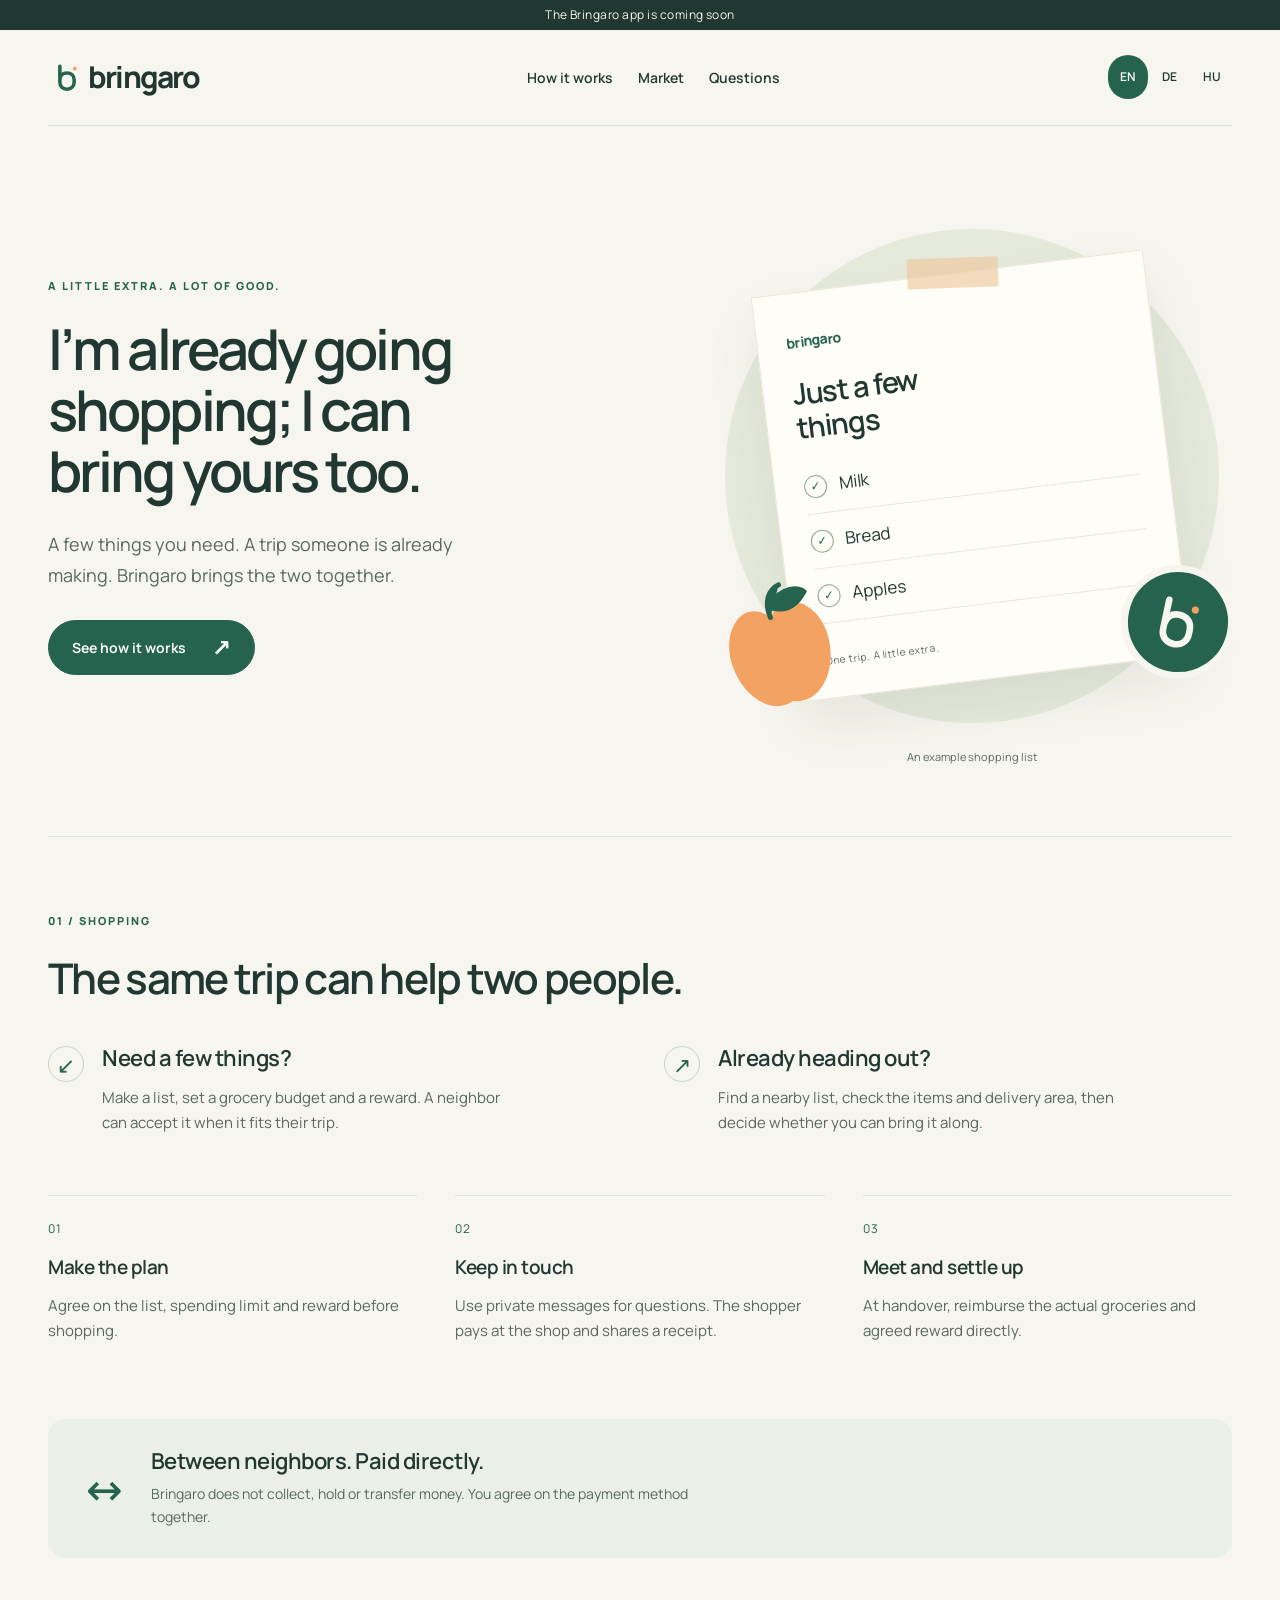
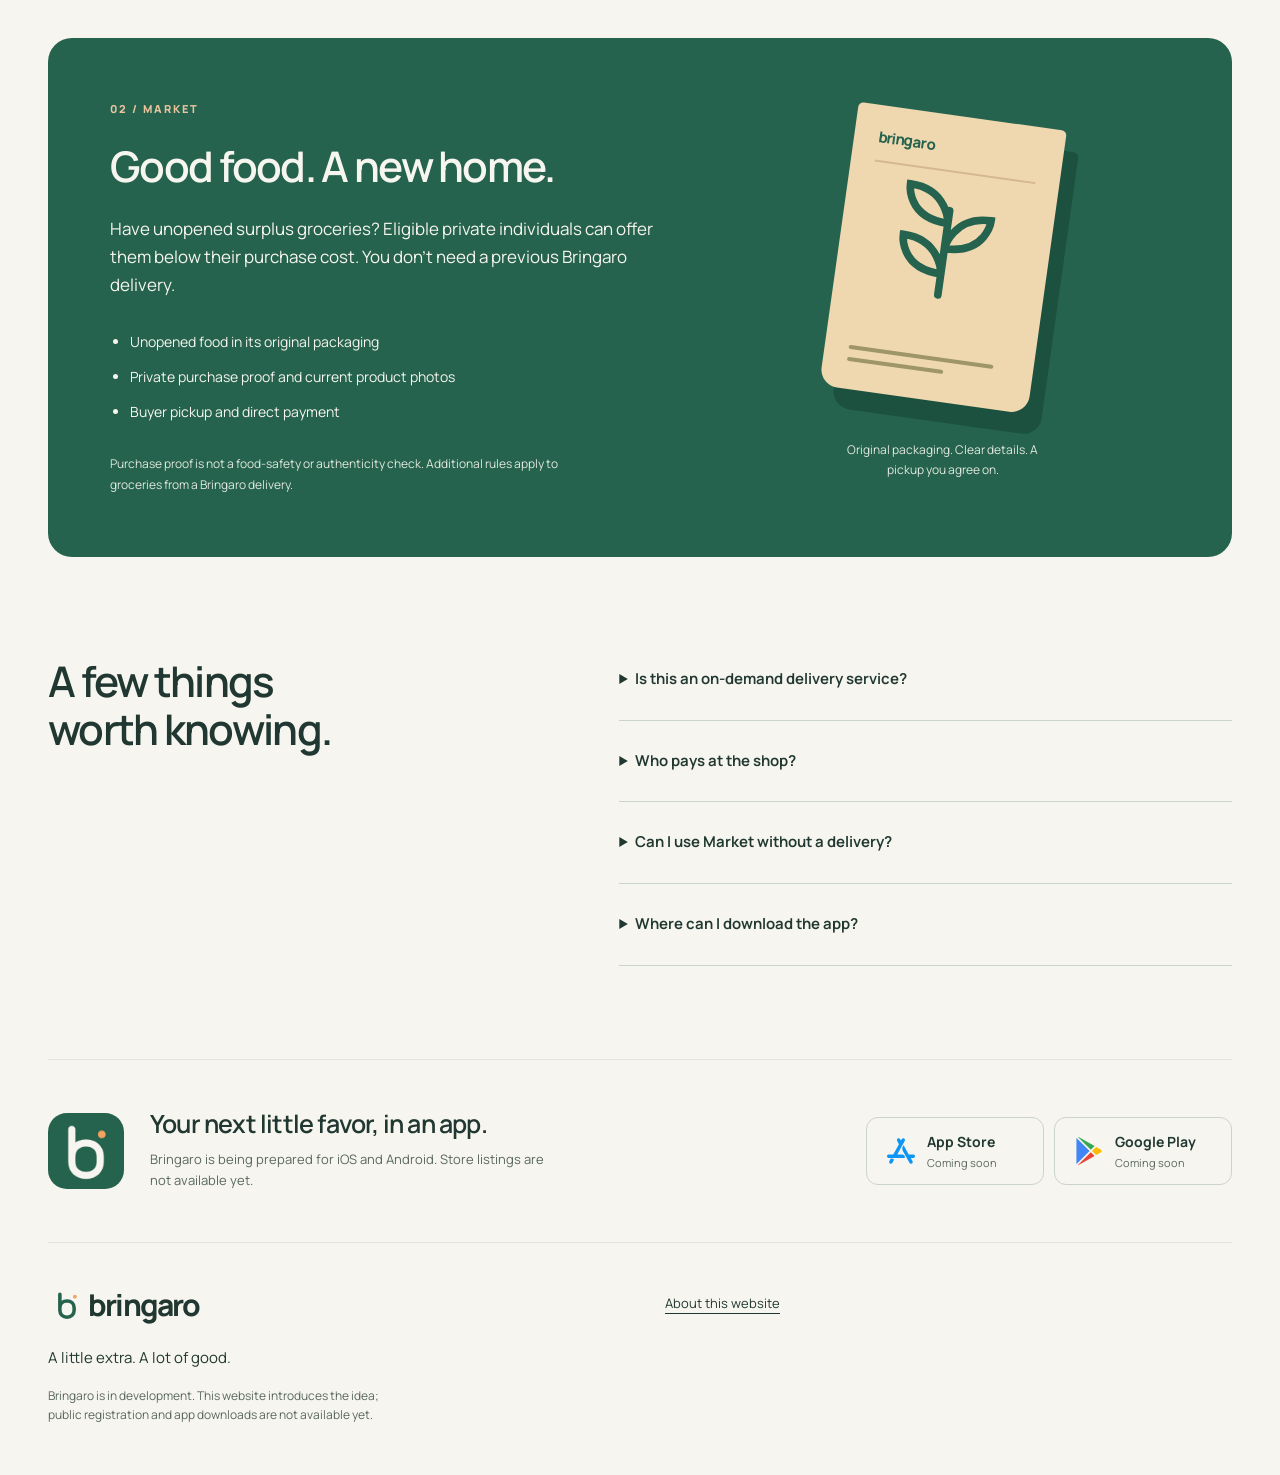
<file: index.html>
<!doctype html>
<html lang="en"><head><meta charset="utf-8"><meta name="viewport" content="width=device-width,initial-scale=1">
<title>Bringaro</title><meta name="description" content="A few things you need. A trip someone is already making. Bringaro brings the two together.">
<link rel="canonical" href="https://bringaro.com/"><link rel="alternate" hreflang="en" href="https://bringaro.com/"><link rel="alternate" hreflang="de" href="https://bringaro.com/de/"><link rel="alternate" hreflang="hu" href="https://bringaro.com/hu/"><link rel="alternate" hreflang="x-default" href="https://bringaro.com/"><meta property="og:type" content="website"><meta property="og:site_name" content="Bringaro"><meta property="og:title" content="I’m already going shopping; I can bring yours too."><meta property="og:description" content="A few things you need. A trip someone is already making. Bringaro brings the two together."><meta property="og:url" content="https://bringaro.com/"><meta property="og:image" content="https://bringaro.com/assets/apple-touch-icon.png"><meta name="twitter:card" content="summary">
<meta http-equiv="Content-Security-Policy" content="default-src 'none'; img-src 'self'; style-src 'self'; font-src 'self'; base-uri 'none'; form-action 'none'">
<link rel="icon" href="/assets/favicon.ico"><link rel="apple-touch-icon" href="/assets/apple-touch-icon.png">
<link rel="stylesheet" href="/assets/style.css?v=d5092cbb1801"></head><body><div class="preview launch-banner">The Bringaro app is coming soon</div><a class="skip" href="#main">Skip to content</a>
<header><a class="brand" href="/" aria-label="Bringaro home"><img src="/assets/mark-light.svg" alt="" width="38" height="38"><span>bringaro</span></a><nav aria-label="How it works"><a href="/#shopping">How it works</a><a href="/#market">Market</a><a href="/#questions">Questions</a></nav><nav class="languages" aria-label="Language / Sprache / Nyelv"><a href="/" lang="en" hreflang="en" aria-label="English" aria-current="true">EN</a><a href="/de/" lang="de" hreflang="de" aria-label="Deutsch">DE</a><a href="/hu/" lang="hu" hreflang="hu" aria-label="Magyar">HU</a></nav></header>
<main id="main" tabindex="-1"><section class="hero">
<div class="hero-copy"><p class="eyebrow">A LITTLE EXTRA. A LOT OF GOOD.</p><h1>I’m already going shopping; I can bring yours too.</h1><p class="lead">A few things you need. A trip someone is already making. Bringaro brings the two together.</p>
<a class="button" href="#shopping">See how it works<span aria-hidden="true">↗</span></a></div>
<figure class="illustration"><div class="orbit" aria-hidden="true"></div><div class="paper" aria-hidden="true"><span class="paper-brand">bringaro</span><h2>Just a few things</h2><ul><li><span class="check">✓</span>Milk</li><li><span class="check">✓</span>Bread</li><li><span class="check">✓</span>Apples</li></ul><p>One trip. A little extra.</p></div>
<svg class="fruit" aria-hidden="true" viewBox="0 0 180 180"><path d="M88 45C61 11 24 47 28 91c3 41 33 71 60 60 31 12 60-20 62-60 4-44-34-78-62-46" fill="#F4A261"/><path d="M88 45C85 26 93 12 108 9M89 32C111 10 133 19 136 25c-18 19-34 16-47 7" fill="#25634E" stroke="#25634E" stroke-width="6" stroke-linecap="round"/></svg>
<div class="brand-stamp" aria-hidden="true"><img src="/assets/mark-dark.svg" alt="" width="70" height="70"></div><figcaption>An example shopping list</figcaption></figure></section>
<section id="shopping" class="shopping section"><p class="eyebrow">01 / SHOPPING</p><h2>The same trip can help two people.</h2><div class="two-ways"><article><span aria-hidden="true">↙</span><h3>Need a few things?</h3><p>Make a list, set a grocery budget and a reward. A neighbor can accept it when it fits their trip.</p></article><article><span aria-hidden="true">↗</span><h3>Already heading out?</h3><p>Find a nearby list, check the items and delivery area, then decide whether you can bring it along.</p></article></div><ol class="steps"><li><span class="step-number">01</span><h3>Make the plan</h3><p>Agree on the list, spending limit and reward before shopping.</p></li><li><span class="step-number">02</span><h3>Keep in touch</h3><p>Use private messages for questions. The shopper pays at the shop and shares a receipt.</p></li><li><span class="step-number">03</span><h3>Meet and settle up</h3><p>At handover, reimburse the actual groceries and agreed reward directly.</p></li></ol></section>
<aside class="payment"><span class="payment-symbol" aria-hidden="true">↔</span><div><h2>Between neighbors. Paid directly.</h2><p>Bringaro does not collect, hold or transfer money. You agree on the payment method together.</p></div></aside>
<section id="market" class="market section"><div><p class="eyebrow">02 / MARKET</p><h2>Good food. A new home.</h2><p class="market-intro">Have unopened surplus groceries? Eligible private individuals can offer them below their purchase cost. You don’t need a previous Bringaro delivery.</p><ul><li>Unopened food in its original packaging</li><li>Private purchase proof and current product photos</li><li>Buyer pickup and direct payment</li></ul><p class="market-note">Purchase proof is not a food-safety or authenticity check. Additional rules apply to groceries from a Bringaro delivery.</p></div><div class="market-art" aria-hidden="true"><div class="package"><span>bringaro</span><svg viewBox="0 0 160 200"><path d="M80 145V45M80 60C30 60 30 20 30 20c45 0 50 40 50 40M80 90c50 0 50-40 50-40-45 0-50 40-50 40M80 120c-50 0-50-40-50-40 45 0 50 40 50 40" fill="none" stroke="#25634E" stroke-width="9" stroke-linecap="round"/></svg><div class="package-rule"></div><div class="package-rule short"></div></div><p>Original packaging. Clear details. A pickup you agree on.</p></div></section>
<section id="questions" class="questions section"><h2>A few things worth knowing.</h2><div><details><summary>Is this an on-demand delivery service?</summary><p>Bringaro is built around trips people are already making. A match or delivery time is not guaranteed.</p></details><details><summary>Who pays at the shop?</summary><p>The shopper pays first. At handover, the customer reimburses the actual grocery cost plus the agreed reward. Bringaro does not process that payment.</p></details><details><summary>Can I use Market without a delivery?</summary><p>Yes. Market is designed for eligible private individuals with verified email and no active ban. Private purchase proof, current photos and below-cost pricing are required.</p></details><details><summary>Where can I download the app?</summary><p>The app is not available to download yet. We’ll add the official App Store and Google Play links here when it is ready.</p></details></div></section>
<section class="download section"><img src="/assets/icon-192.png" alt="" width="76" height="76"><div><h2>Your next little favor, in an app.</h2><p>Bringaro is being prepared for iOS and Android. Store listings are not available yet.</p></div><div class="stores"><div class="store unavailable"><svg class="store-icon" width="28" height="28" viewBox="0 0 24 24" aria-hidden="true" focusable="false" xmlns="http://www.w3.org/2000/svg"><path fill="#0D96F6" d="M8.8086 14.9194l6.1107-11.0368c.0837-.1513.1682-.302.2437-.4584.0685-.142.1267-.2854.1646-.4403.0803-.3259.0588-.6656-.066-.9767-.1238-.3095-.3417-.5678-.6201-.7355a1.4175 1.4175 0 0 0-.921-.1924c-.3207.043-.6135.1935-.8443.4288-.1094.1118-.1996.2361-.2832.369-.092.1463-.175.2979-.259.4492l-.3864.6979-.3865-.6979c-.0837-.1515-.1667-.303-.2587-.4492-.0837-.1329-.1739-.2572-.2835-.369-.2305-.2353-.5233-.3857-.844-.429a1.4181 1.4181 0 0 0-.921.1926c-.2784.1677-.4964.426-.6203.7355-.1246.311-.1461.6508-.066.9767.038.155.0962.2984.1648.4403.0753.1564.1598.307.2437.4584l1.248 2.2543-4.8625 8.7825H2.0295c-.1676 0-.3351-.0007-.5026.0092-.1522.009-.3004.0284-.448.0714-.3108.0906-.5822.2798-.7783.548-.195.2665-.3006.5929-.3006.9279 0 .3352.1057.6612.3006.9277.196.2683.4675.4575.7782.548.1477.043.296.0623.4481.0715.1675.01.335.009.5026.009h13.0974c.0171-.0357.059-.1294.1-.2697.415-1.4151-.6156-2.843-2.0347-2.843zM3.113 18.5418l-.7922 1.5008c-.0818.1553-.1644.31-.2384.4705-.067.1458-.124.293-.1611.452-.0785.3346-.0576.6834.0645 1.0029.1212.3175.3346.583.607.7549.2727.172.5891.2416.9013.1975.3139-.044.6005-.1986.8263-.4402.1072-.1148.1954-.2424.2772-.3787.0902-.1503.1714-.3059.2535-.4612L6 19.4636c-.0896-.149-.9473-1.4704-2.887-.9218m20.5861-3.0056a1.4707 1.4707 0 0 0-.779-.5407c-.1476-.0425-.2961-.0616-.4483-.0705-.1678-.0099-.3352-.0091-.503-.0091H18.648l-4.3891-7.817c-.6655.7005-.9632 1.485-1.0773 2.1976-.1655 1.0333.0367 2.0934.546 3.0004l5.2741 9.3933c.084.1494.167.299.2591.4435.0837.131.1739.2537.2836.364.231.2323.5238.3809.8449.4232.3192.0424.643-.0244.9217-.1899.2784-.1653.4968-.4204.621-.7257.1246-.3072.146-.6425.0658-.9641-.0381-.1529-.0962-.2945-.165-.4346-.0753-.1543-.1598-.303-.2438-.4524l-1.216-2.1662h1.596c.1677 0 .3351.0009.5029-.009.1522-.009.3007-.028.4483-.0705a1.4707 1.4707 0 0 0 .779-.5407A1.5386 1.5386 0 0 0 24 16.452a1.539 1.539 0 0 0-.3009-.9158Z"/></svg><span class="store-copy"><strong>App Store</strong><span>Coming soon</span></span></div><div class="store unavailable"><svg class="store-icon" width="28" height="28" viewBox="0 0 24 24" aria-hidden="true" focusable="false" xmlns="http://www.w3.org/2000/svg"><path fill="#FBBC04" d="M22.018 13.298l-3.919 2.218-3.515-3.493 3.543-3.521 3.891 2.202a1.49 1.49 0 0 1 0 2.594z"/><path fill="#4285F4" d="M1.337.924a1.486 1.486 0 0 0-.112.568v21.017c0 .217.045.419.124.6l11.155-11.087L1.337.924z"/><path fill="#34A853" d="M13.544 10.989l3.258-3.238L3.45.195a1.466 1.466 0 0 0-.946-.179l11.04 10.973z"/><path fill="#EA4335" d="M13.544 13.056l-11 10.933c.298.036.612-.016.906-.183l13.324-7.54-3.23-3.21z"/></svg><span class="store-copy"><strong>Google Play</strong><span>Coming soon</span></span></div></div></section></main><footer><div><a class="brand" href="/"><img src="/assets/mark-light.svg" alt="" width="38" height="38"><span>bringaro</span></a><p>A little extra. A lot of good.</p><small>Bringaro is in development. This website introduces the idea; public registration and app downloads are not available yet.</small></div><nav aria-label="About this website"><a href="/website/">About this website</a></nav></footer></body></html>
</file>
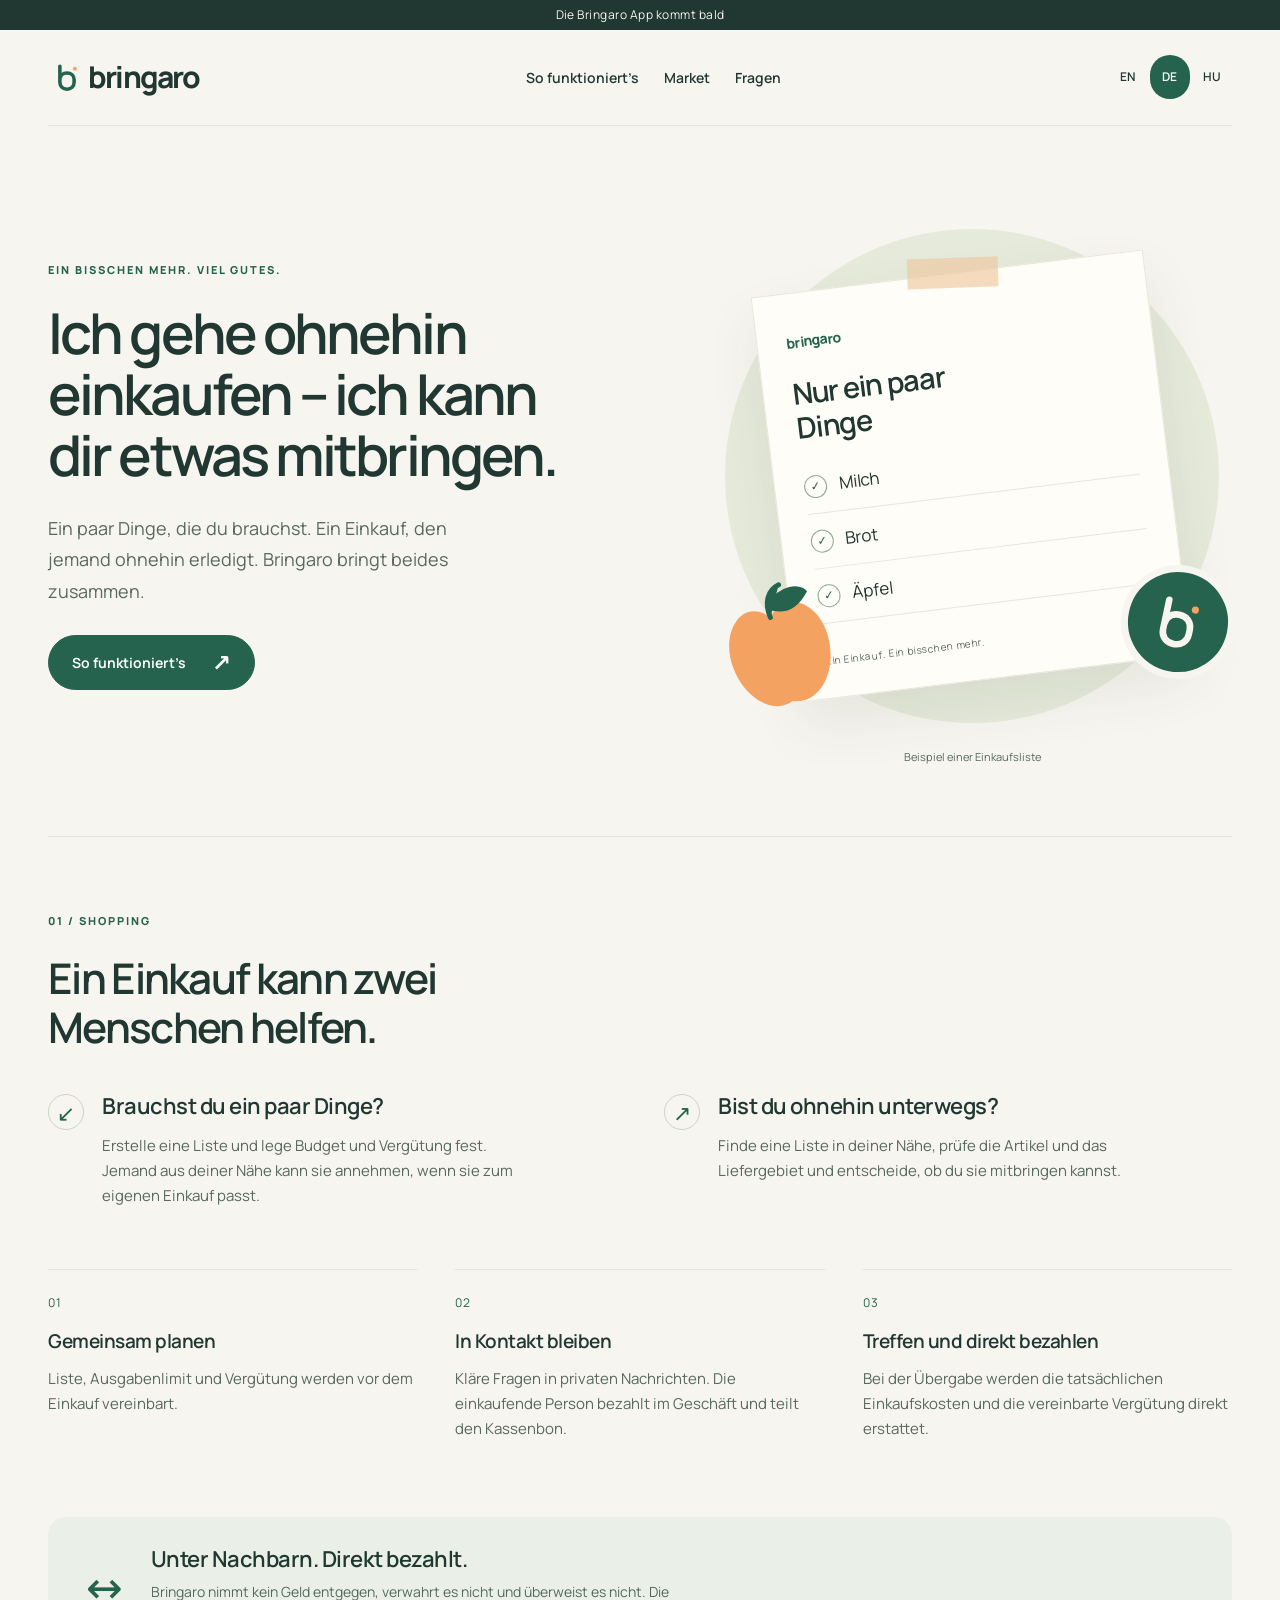
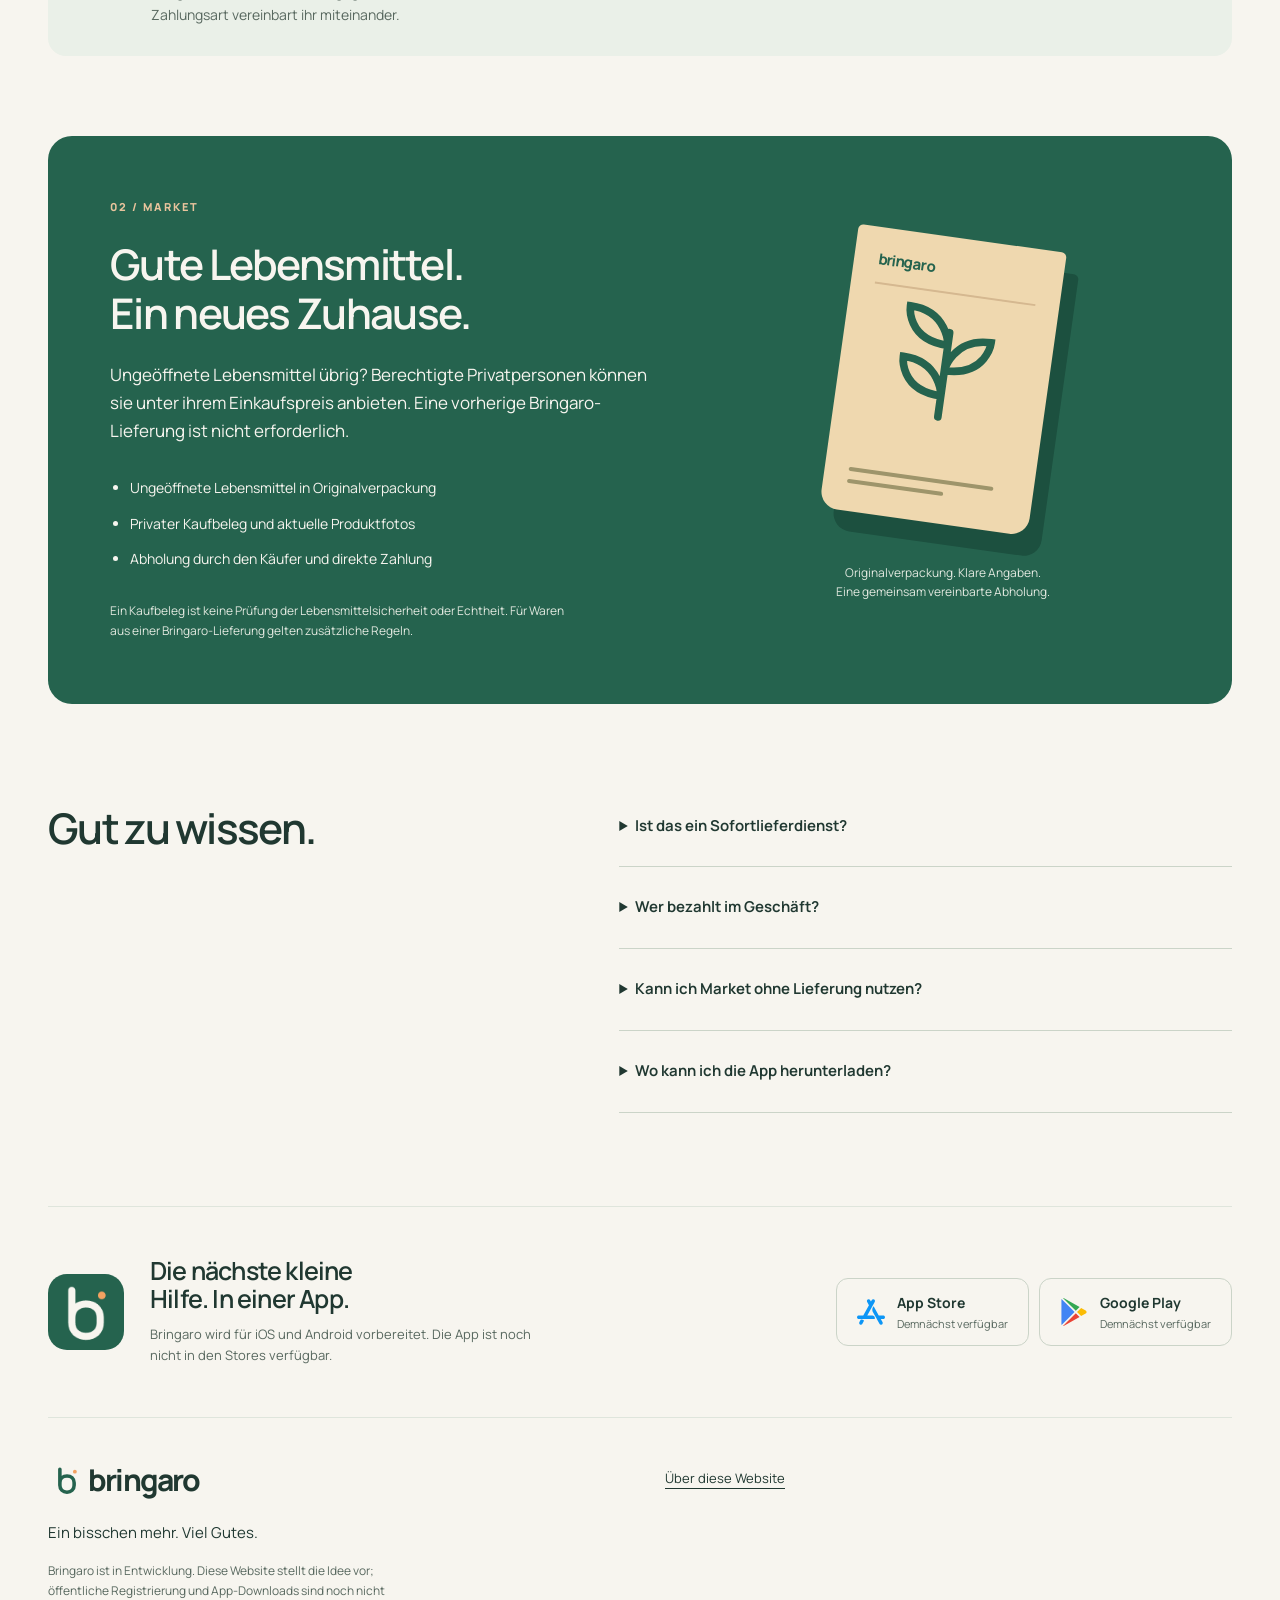
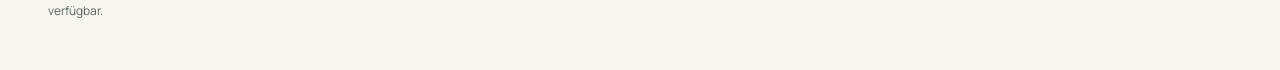
<file: de/index.html>
<!doctype html>
<html lang="de"><head><meta charset="utf-8"><meta name="viewport" content="width=device-width,initial-scale=1">
<title>Bringaro</title><meta name="description" content="Ein paar Dinge, die du brauchst. Ein Einkauf, den jemand ohnehin erledigt. Bringaro bringt beides zusammen.">
<link rel="canonical" href="https://bringaro.com/de/"><link rel="alternate" hreflang="en" href="https://bringaro.com/"><link rel="alternate" hreflang="de" href="https://bringaro.com/de/"><link rel="alternate" hreflang="hu" href="https://bringaro.com/hu/"><link rel="alternate" hreflang="x-default" href="https://bringaro.com/"><meta property="og:type" content="website"><meta property="og:site_name" content="Bringaro"><meta property="og:title" content="Ich gehe ohnehin einkaufen – ich kann dir etwas mitbringen."><meta property="og:description" content="Ein paar Dinge, die du brauchst. Ein Einkauf, den jemand ohnehin erledigt. Bringaro bringt beides zusammen."><meta property="og:url" content="https://bringaro.com/de/"><meta property="og:image" content="https://bringaro.com/assets/apple-touch-icon.png"><meta name="twitter:card" content="summary">
<meta http-equiv="Content-Security-Policy" content="default-src 'none'; img-src 'self'; style-src 'self'; font-src 'self'; base-uri 'none'; form-action 'none'">
<link rel="icon" href="/assets/favicon.ico"><link rel="apple-touch-icon" href="/assets/apple-touch-icon.png">
<link rel="stylesheet" href="/assets/style.css?v=d5092cbb1801"></head><body><div class="preview launch-banner">Die Bringaro App kommt bald</div><a class="skip" href="#main">Zum Inhalt springen</a>
<header><a class="brand" href="/de/" aria-label="Bringaro Startseite"><img src="/assets/mark-light.svg" alt="" width="38" height="38"><span>bringaro</span></a><nav aria-label="So funktioniert’s"><a href="/de/#shopping">So funktioniert’s</a><a href="/de/#market">Market</a><a href="/de/#questions">Fragen</a></nav><nav class="languages" aria-label="Language / Sprache / Nyelv"><a href="/" lang="en" hreflang="en" aria-label="English">EN</a><a href="/de/" lang="de" hreflang="de" aria-label="Deutsch" aria-current="true">DE</a><a href="/hu/" lang="hu" hreflang="hu" aria-label="Magyar">HU</a></nav></header>
<main id="main" tabindex="-1"><section class="hero">
<div class="hero-copy"><p class="eyebrow">EIN BISSCHEN MEHR. VIEL GUTES.</p><h1>Ich gehe ohnehin einkaufen – ich kann dir etwas mitbringen.</h1><p class="lead">Ein paar Dinge, die du brauchst. Ein Einkauf, den jemand ohnehin erledigt. Bringaro bringt beides zusammen.</p>
<a class="button" href="#shopping">So funktioniert’s<span aria-hidden="true">↗</span></a></div>
<figure class="illustration"><div class="orbit" aria-hidden="true"></div><div class="paper" aria-hidden="true"><span class="paper-brand">bringaro</span><h2>Nur ein paar Dinge</h2><ul><li><span class="check">✓</span>Milch</li><li><span class="check">✓</span>Brot</li><li><span class="check">✓</span>Äpfel</li></ul><p>Ein Einkauf. Ein bisschen mehr.</p></div>
<svg class="fruit" aria-hidden="true" viewBox="0 0 180 180"><path d="M88 45C61 11 24 47 28 91c3 41 33 71 60 60 31 12 60-20 62-60 4-44-34-78-62-46" fill="#F4A261"/><path d="M88 45C85 26 93 12 108 9M89 32C111 10 133 19 136 25c-18 19-34 16-47 7" fill="#25634E" stroke="#25634E" stroke-width="6" stroke-linecap="round"/></svg>
<div class="brand-stamp" aria-hidden="true"><img src="/assets/mark-dark.svg" alt="" width="70" height="70"></div><figcaption>Beispiel einer Einkaufsliste</figcaption></figure></section>
<section id="shopping" class="shopping section"><p class="eyebrow">01 / SHOPPING</p><h2>Ein Einkauf kann zwei Menschen helfen.</h2><div class="two-ways"><article><span aria-hidden="true">↙</span><h3>Brauchst du ein paar Dinge?</h3><p>Erstelle eine Liste und lege Budget und Vergütung fest. Jemand aus deiner Nähe kann sie annehmen, wenn sie zum eigenen Einkauf passt.</p></article><article><span aria-hidden="true">↗</span><h3>Bist du ohnehin unterwegs?</h3><p>Finde eine Liste in deiner Nähe, prüfe die Artikel und das Liefergebiet und entscheide, ob du sie mitbringen kannst.</p></article></div><ol class="steps"><li><span class="step-number">01</span><h3>Gemeinsam planen</h3><p>Liste, Ausgabenlimit und Vergütung werden vor dem Einkauf vereinbart.</p></li><li><span class="step-number">02</span><h3>In Kontakt bleiben</h3><p>Kläre Fragen in privaten Nachrichten. Die einkaufende Person bezahlt im Geschäft und teilt den Kassenbon.</p></li><li><span class="step-number">03</span><h3>Treffen und direkt bezahlen</h3><p>Bei der Übergabe werden die tatsächlichen Einkaufskosten und die vereinbarte Vergütung direkt erstattet.</p></li></ol></section>
<aside class="payment"><span class="payment-symbol" aria-hidden="true">↔</span><div><h2>Unter Nachbarn. Direkt bezahlt.</h2><p>Bringaro nimmt kein Geld entgegen, verwahrt es nicht und überweist es nicht. Die Zahlungsart vereinbart ihr miteinander.</p></div></aside>
<section id="market" class="market section"><div><p class="eyebrow">02 / MARKET</p><h2>Gute Lebensmittel. Ein neues Zuhause.</h2><p class="market-intro">Ungeöffnete Lebensmittel übrig? Berechtigte Privatpersonen können sie unter ihrem Einkaufspreis anbieten. Eine vorherige Bringaro-Lieferung ist nicht erforderlich.</p><ul><li>Ungeöffnete Lebensmittel in Originalverpackung</li><li>Privater Kaufbeleg und aktuelle Produktfotos</li><li>Abholung durch den Käufer und direkte Zahlung</li></ul><p class="market-note">Ein Kaufbeleg ist keine Prüfung der Lebensmittelsicherheit oder Echtheit. Für Waren aus einer Bringaro-Lieferung gelten zusätzliche Regeln.</p></div><div class="market-art" aria-hidden="true"><div class="package"><span>bringaro</span><svg viewBox="0 0 160 200"><path d="M80 145V45M80 60C30 60 30 20 30 20c45 0 50 40 50 40M80 90c50 0 50-40 50-40-45 0-50 40-50 40M80 120c-50 0-50-40-50-40 45 0 50 40 50 40" fill="none" stroke="#25634E" stroke-width="9" stroke-linecap="round"/></svg><div class="package-rule"></div><div class="package-rule short"></div></div><p>Originalverpackung. Klare Angaben. Eine gemeinsam vereinbarte Abholung.</p></div></section>
<section id="questions" class="questions section"><h2>Gut zu wissen.</h2><div><details><summary>Ist das ein Sofortlieferdienst?</summary><p>Bringaro verbindet Einkäufe, die ohnehin geplant sind. Eine Vermittlung oder Lieferzeit wird nicht garantiert.</p></details><details><summary>Wer bezahlt im Geschäft?</summary><p>Die einkaufende Person bezahlt zuerst. Bei der Übergabe werden die tatsächlichen Kosten und die vereinbarte Vergütung direkt erstattet. Bringaro wickelt die Zahlung nicht ab.</p></details><details><summary>Kann ich Market ohne Lieferung nutzen?</summary><p>Ja. Market ist für berechtigte Privatpersonen mit bestätigter E-Mail-Adresse ohne aktive Sperre gedacht. Kaufbeleg, aktuelle Fotos und ein Preis unter den Einkaufskosten sind erforderlich.</p></details><details><summary>Wo kann ich die App herunterladen?</summary><p>Die App ist noch nicht zum Download verfügbar. Sobald sie bereit ist, findest du hier die offiziellen Links zum App Store und zu Google Play.</p></details></div></section>
<section class="download section"><img src="/assets/icon-192.png" alt="" width="76" height="76"><div><h2>Die nächste kleine Hilfe. In einer App.</h2><p>Bringaro wird für iOS und Android vorbereitet. Die App ist noch nicht in den Stores verfügbar.</p></div><div class="stores"><div class="store unavailable"><svg class="store-icon" width="28" height="28" viewBox="0 0 24 24" aria-hidden="true" focusable="false" xmlns="http://www.w3.org/2000/svg"><path fill="#0D96F6" d="M8.8086 14.9194l6.1107-11.0368c.0837-.1513.1682-.302.2437-.4584.0685-.142.1267-.2854.1646-.4403.0803-.3259.0588-.6656-.066-.9767-.1238-.3095-.3417-.5678-.6201-.7355a1.4175 1.4175 0 0 0-.921-.1924c-.3207.043-.6135.1935-.8443.4288-.1094.1118-.1996.2361-.2832.369-.092.1463-.175.2979-.259.4492l-.3864.6979-.3865-.6979c-.0837-.1515-.1667-.303-.2587-.4492-.0837-.1329-.1739-.2572-.2835-.369-.2305-.2353-.5233-.3857-.844-.429a1.4181 1.4181 0 0 0-.921.1926c-.2784.1677-.4964.426-.6203.7355-.1246.311-.1461.6508-.066.9767.038.155.0962.2984.1648.4403.0753.1564.1598.307.2437.4584l1.248 2.2543-4.8625 8.7825H2.0295c-.1676 0-.3351-.0007-.5026.0092-.1522.009-.3004.0284-.448.0714-.3108.0906-.5822.2798-.7783.548-.195.2665-.3006.5929-.3006.9279 0 .3352.1057.6612.3006.9277.196.2683.4675.4575.7782.548.1477.043.296.0623.4481.0715.1675.01.335.009.5026.009h13.0974c.0171-.0357.059-.1294.1-.2697.415-1.4151-.6156-2.843-2.0347-2.843zM3.113 18.5418l-.7922 1.5008c-.0818.1553-.1644.31-.2384.4705-.067.1458-.124.293-.1611.452-.0785.3346-.0576.6834.0645 1.0029.1212.3175.3346.583.607.7549.2727.172.5891.2416.9013.1975.3139-.044.6005-.1986.8263-.4402.1072-.1148.1954-.2424.2772-.3787.0902-.1503.1714-.3059.2535-.4612L6 19.4636c-.0896-.149-.9473-1.4704-2.887-.9218m20.5861-3.0056a1.4707 1.4707 0 0 0-.779-.5407c-.1476-.0425-.2961-.0616-.4483-.0705-.1678-.0099-.3352-.0091-.503-.0091H18.648l-4.3891-7.817c-.6655.7005-.9632 1.485-1.0773 2.1976-.1655 1.0333.0367 2.0934.546 3.0004l5.2741 9.3933c.084.1494.167.299.2591.4435.0837.131.1739.2537.2836.364.231.2323.5238.3809.8449.4232.3192.0424.643-.0244.9217-.1899.2784-.1653.4968-.4204.621-.7257.1246-.3072.146-.6425.0658-.9641-.0381-.1529-.0962-.2945-.165-.4346-.0753-.1543-.1598-.303-.2438-.4524l-1.216-2.1662h1.596c.1677 0 .3351.0009.5029-.009.1522-.009.3007-.028.4483-.0705a1.4707 1.4707 0 0 0 .779-.5407A1.5386 1.5386 0 0 0 24 16.452a1.539 1.539 0 0 0-.3009-.9158Z"/></svg><span class="store-copy"><strong>App Store</strong><span>Demnächst verfügbar</span></span></div><div class="store unavailable"><svg class="store-icon" width="28" height="28" viewBox="0 0 24 24" aria-hidden="true" focusable="false" xmlns="http://www.w3.org/2000/svg"><path fill="#FBBC04" d="M22.018 13.298l-3.919 2.218-3.515-3.493 3.543-3.521 3.891 2.202a1.49 1.49 0 0 1 0 2.594z"/><path fill="#4285F4" d="M1.337.924a1.486 1.486 0 0 0-.112.568v21.017c0 .217.045.419.124.6l11.155-11.087L1.337.924z"/><path fill="#34A853" d="M13.544 10.989l3.258-3.238L3.45.195a1.466 1.466 0 0 0-.946-.179l11.04 10.973z"/><path fill="#EA4335" d="M13.544 13.056l-11 10.933c.298.036.612-.016.906-.183l13.324-7.54-3.23-3.21z"/></svg><span class="store-copy"><strong>Google Play</strong><span>Demnächst verfügbar</span></span></div></div></section></main><footer><div><a class="brand" href="/de/"><img src="/assets/mark-light.svg" alt="" width="38" height="38"><span>bringaro</span></a><p>Ein bisschen mehr. Viel Gutes.</p><small>Bringaro ist in Entwicklung. Diese Website stellt die Idee vor; öffentliche Registrierung und App-Downloads sind noch nicht verfügbar.</small></div><nav aria-label="Über diese Website"><a href="/de/website/">Über diese Website</a></nav></footer></body></html>
</file>
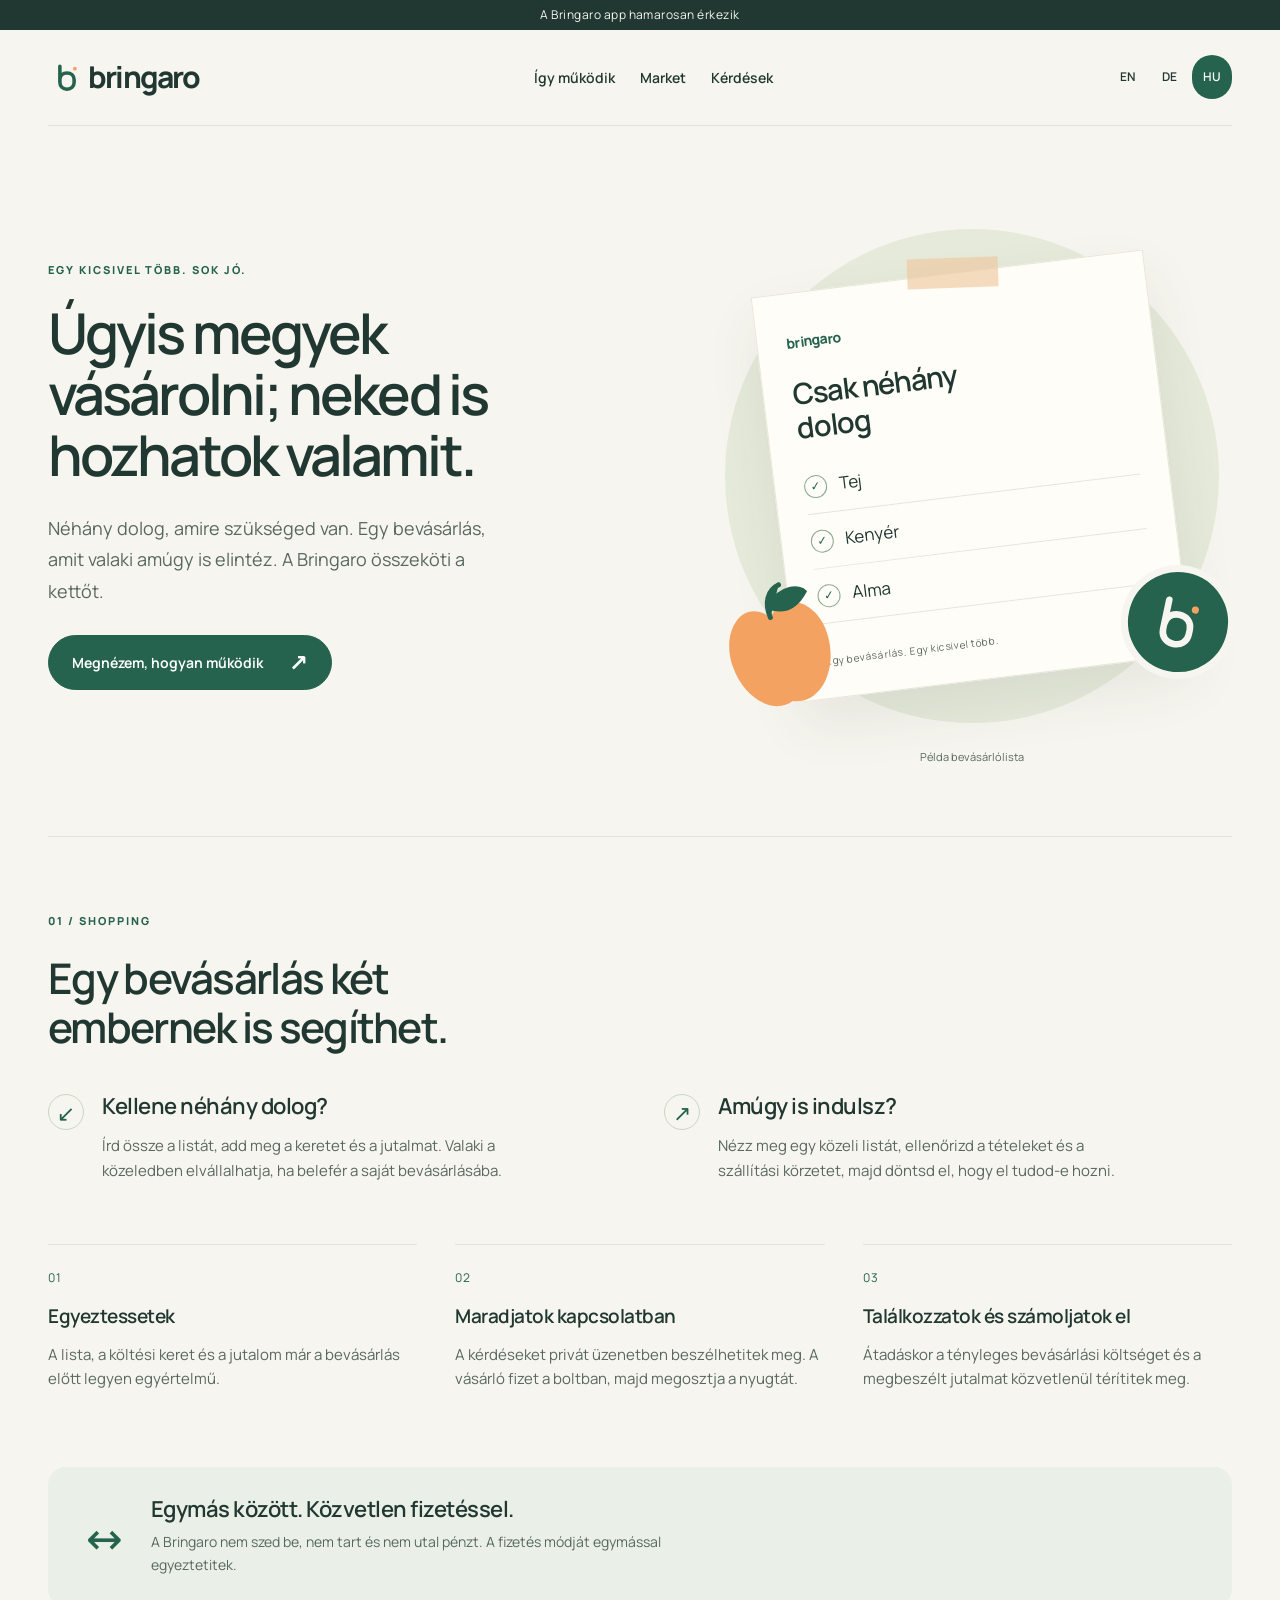
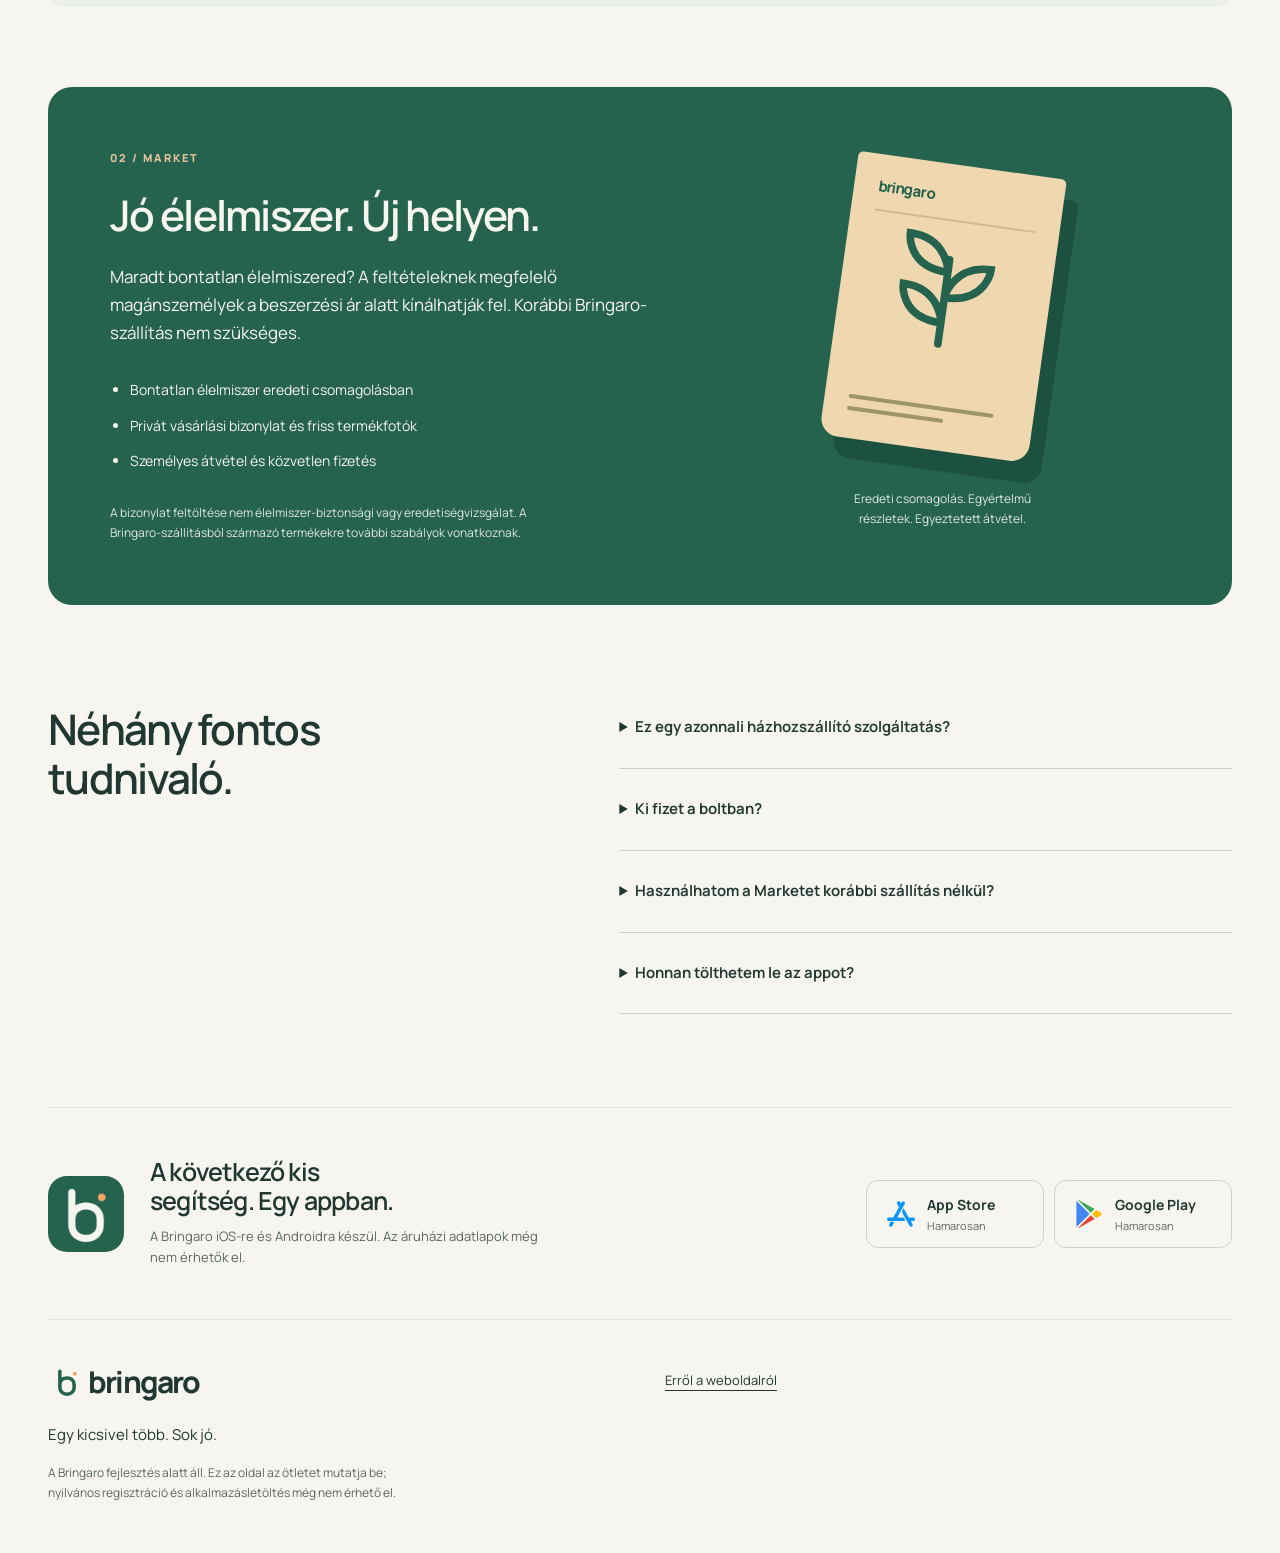
<file: hu/index.html>
<!doctype html>
<html lang="hu"><head><meta charset="utf-8"><meta name="viewport" content="width=device-width,initial-scale=1">
<title>Bringaro</title><meta name="description" content="Néhány dolog, amire szükséged van. Egy bevásárlás, amit valaki amúgy is elintéz. A Bringaro összeköti a kettőt.">
<link rel="canonical" href="https://bringaro.com/hu/"><link rel="alternate" hreflang="en" href="https://bringaro.com/"><link rel="alternate" hreflang="de" href="https://bringaro.com/de/"><link rel="alternate" hreflang="hu" href="https://bringaro.com/hu/"><link rel="alternate" hreflang="x-default" href="https://bringaro.com/"><meta property="og:type" content="website"><meta property="og:site_name" content="Bringaro"><meta property="og:title" content="Úgyis megyek vásárolni; neked is hozhatok valamit."><meta property="og:description" content="Néhány dolog, amire szükséged van. Egy bevásárlás, amit valaki amúgy is elintéz. A Bringaro összeköti a kettőt."><meta property="og:url" content="https://bringaro.com/hu/"><meta property="og:image" content="https://bringaro.com/assets/apple-touch-icon.png"><meta name="twitter:card" content="summary">
<meta http-equiv="Content-Security-Policy" content="default-src 'none'; img-src 'self'; style-src 'self'; font-src 'self'; base-uri 'none'; form-action 'none'">
<link rel="icon" href="/assets/favicon.ico"><link rel="apple-touch-icon" href="/assets/apple-touch-icon.png">
<link rel="stylesheet" href="/assets/style.css?v=d5092cbb1801"></head><body><div class="preview launch-banner">A Bringaro app hamarosan érkezik</div><a class="skip" href="#main">Ugrás a tartalomra</a>
<header><a class="brand" href="/hu/" aria-label="Bringaro főoldal"><img src="/assets/mark-light.svg" alt="" width="38" height="38"><span>bringaro</span></a><nav aria-label="Így működik"><a href="/hu/#shopping">Így működik</a><a href="/hu/#market">Market</a><a href="/hu/#questions">Kérdések</a></nav><nav class="languages" aria-label="Language / Sprache / Nyelv"><a href="/" lang="en" hreflang="en" aria-label="English">EN</a><a href="/de/" lang="de" hreflang="de" aria-label="Deutsch">DE</a><a href="/hu/" lang="hu" hreflang="hu" aria-label="Magyar" aria-current="true">HU</a></nav></header>
<main id="main" tabindex="-1"><section class="hero">
<div class="hero-copy"><p class="eyebrow">EGY KICSIVEL TÖBB. SOK JÓ.</p><h1>Úgyis megyek vásárolni; neked is hozhatok valamit.</h1><p class="lead">Néhány dolog, amire szükséged van. Egy bevásárlás, amit valaki amúgy is elintéz. A Bringaro összeköti a kettőt.</p>
<a class="button" href="#shopping">Megnézem, hogyan működik<span aria-hidden="true">↗</span></a></div>
<figure class="illustration"><div class="orbit" aria-hidden="true"></div><div class="paper" aria-hidden="true"><span class="paper-brand">bringaro</span><h2>Csak néhány dolog</h2><ul><li><span class="check">✓</span>Tej</li><li><span class="check">✓</span>Kenyér</li><li><span class="check">✓</span>Alma</li></ul><p>Egy bevásárlás. Egy kicsivel több.</p></div>
<svg class="fruit" aria-hidden="true" viewBox="0 0 180 180"><path d="M88 45C61 11 24 47 28 91c3 41 33 71 60 60 31 12 60-20 62-60 4-44-34-78-62-46" fill="#F4A261"/><path d="M88 45C85 26 93 12 108 9M89 32C111 10 133 19 136 25c-18 19-34 16-47 7" fill="#25634E" stroke="#25634E" stroke-width="6" stroke-linecap="round"/></svg>
<div class="brand-stamp" aria-hidden="true"><img src="/assets/mark-dark.svg" alt="" width="70" height="70"></div><figcaption>Példa bevásárlólista</figcaption></figure></section>
<section id="shopping" class="shopping section"><p class="eyebrow">01 / SHOPPING</p><h2>Egy bevásárlás két embernek is segíthet.</h2><div class="two-ways"><article><span aria-hidden="true">↙</span><h3>Kellene néhány dolog?</h3><p>Írd össze a listát, add meg a keretet és a jutalmat. Valaki a közeledben elvállalhatja, ha belefér a saját bevásárlásába.</p></article><article><span aria-hidden="true">↗</span><h3>Amúgy is indulsz?</h3><p>Nézz meg egy közeli listát, ellenőrizd a tételeket és a szállítási körzetet, majd döntsd el, hogy el tudod-e hozni.</p></article></div><ol class="steps"><li><span class="step-number">01</span><h3>Egyeztessetek</h3><p>A lista, a költési keret és a jutalom már a bevásárlás előtt legyen egyértelmű.</p></li><li><span class="step-number">02</span><h3>Maradjatok kapcsolatban</h3><p>A kérdéseket privát üzenetben beszélhetitek meg. A vásárló fizet a boltban, majd megosztja a nyugtát.</p></li><li><span class="step-number">03</span><h3>Találkozzatok és számoljatok el</h3><p>Átadáskor a tényleges bevásárlási költséget és a megbeszélt jutalmat közvetlenül térítitek meg.</p></li></ol></section>
<aside class="payment"><span class="payment-symbol" aria-hidden="true">↔</span><div><h2>Egymás között. Közvetlen fizetéssel.</h2><p>A Bringaro nem szed be, nem tart és nem utal pénzt. A fizetés módját egymással egyeztetitek.</p></div></aside>
<section id="market" class="market section"><div><p class="eyebrow">02 / MARKET</p><h2>Jó élelmiszer. Új helyen.</h2><p class="market-intro">Maradt bontatlan élelmiszered? A feltételeknek megfelelő magánszemélyek a beszerzési ár alatt kínálhatják fel. Korábbi Bringaro-szállítás nem szükséges.</p><ul><li>Bontatlan élelmiszer eredeti csomagolásban</li><li>Privát vásárlási bizonylat és friss termékfotók</li><li>Személyes átvétel és közvetlen fizetés</li></ul><p class="market-note">A bizonylat feltöltése nem élelmiszer-biztonsági vagy eredetiségvizsgálat. A Bringaro-szállításból származó termékekre további szabályok vonatkoznak.</p></div><div class="market-art" aria-hidden="true"><div class="package"><span>bringaro</span><svg viewBox="0 0 160 200"><path d="M80 145V45M80 60C30 60 30 20 30 20c45 0 50 40 50 40M80 90c50 0 50-40 50-40-45 0-50 40-50 40M80 120c-50 0-50-40-50-40 45 0 50 40 50 40" fill="none" stroke="#25634E" stroke-width="9" stroke-linecap="round"/></svg><div class="package-rule"></div><div class="package-rule short"></div></div><p>Eredeti csomagolás. Egyértelmű részletek. Egyeztetett átvétel.</p></div></section>
<section id="questions" class="questions section"><h2>Néhány fontos tudnivaló.</h2><div><details><summary>Ez egy azonnali házhozszállító szolgáltatás?</summary><p>A Bringaro már tervezett bevásárlásokat kapcsol össze. Nincs garantált elvállalás vagy szállítási idő.</p></details><details><summary>Ki fizet a boltban?</summary><p>Először az fizet, aki bevásárol. Átadáskor a megrendelő közvetlenül megtéríti a tényleges költséget és a megbeszélt jutalmat. A Bringaro nem kezeli ezt a fizetést.</p></details><details><summary>Használhatom a Marketet korábbi szállítás nélkül?</summary><p>Igen. A feltételeknek megfelelő, igazolt e-mail-címmel rendelkező, nem tiltott magánszemélyek használhatják. Vásárlási bizonylat, friss fotók és a beszerzési árnál alacsonyabb ár szükséges.</p></details><details><summary>Honnan tölthetem le az appot?</summary><p>Az app még nem tölthető le. Amint elkészül, itt találod majd a hivatalos App Store- és Google Play-hivatkozásokat.</p></details></div></section>
<section class="download section"><img src="/assets/icon-192.png" alt="" width="76" height="76"><div><h2>A következő kis segítség. Egy appban.</h2><p>A Bringaro iOS-re és Androidra készül. Az áruházi adatlapok még nem érhetők el.</p></div><div class="stores"><div class="store unavailable"><svg class="store-icon" width="28" height="28" viewBox="0 0 24 24" aria-hidden="true" focusable="false" xmlns="http://www.w3.org/2000/svg"><path fill="#0D96F6" d="M8.8086 14.9194l6.1107-11.0368c.0837-.1513.1682-.302.2437-.4584.0685-.142.1267-.2854.1646-.4403.0803-.3259.0588-.6656-.066-.9767-.1238-.3095-.3417-.5678-.6201-.7355a1.4175 1.4175 0 0 0-.921-.1924c-.3207.043-.6135.1935-.8443.4288-.1094.1118-.1996.2361-.2832.369-.092.1463-.175.2979-.259.4492l-.3864.6979-.3865-.6979c-.0837-.1515-.1667-.303-.2587-.4492-.0837-.1329-.1739-.2572-.2835-.369-.2305-.2353-.5233-.3857-.844-.429a1.4181 1.4181 0 0 0-.921.1926c-.2784.1677-.4964.426-.6203.7355-.1246.311-.1461.6508-.066.9767.038.155.0962.2984.1648.4403.0753.1564.1598.307.2437.4584l1.248 2.2543-4.8625 8.7825H2.0295c-.1676 0-.3351-.0007-.5026.0092-.1522.009-.3004.0284-.448.0714-.3108.0906-.5822.2798-.7783.548-.195.2665-.3006.5929-.3006.9279 0 .3352.1057.6612.3006.9277.196.2683.4675.4575.7782.548.1477.043.296.0623.4481.0715.1675.01.335.009.5026.009h13.0974c.0171-.0357.059-.1294.1-.2697.415-1.4151-.6156-2.843-2.0347-2.843zM3.113 18.5418l-.7922 1.5008c-.0818.1553-.1644.31-.2384.4705-.067.1458-.124.293-.1611.452-.0785.3346-.0576.6834.0645 1.0029.1212.3175.3346.583.607.7549.2727.172.5891.2416.9013.1975.3139-.044.6005-.1986.8263-.4402.1072-.1148.1954-.2424.2772-.3787.0902-.1503.1714-.3059.2535-.4612L6 19.4636c-.0896-.149-.9473-1.4704-2.887-.9218m20.5861-3.0056a1.4707 1.4707 0 0 0-.779-.5407c-.1476-.0425-.2961-.0616-.4483-.0705-.1678-.0099-.3352-.0091-.503-.0091H18.648l-4.3891-7.817c-.6655.7005-.9632 1.485-1.0773 2.1976-.1655 1.0333.0367 2.0934.546 3.0004l5.2741 9.3933c.084.1494.167.299.2591.4435.0837.131.1739.2537.2836.364.231.2323.5238.3809.8449.4232.3192.0424.643-.0244.9217-.1899.2784-.1653.4968-.4204.621-.7257.1246-.3072.146-.6425.0658-.9641-.0381-.1529-.0962-.2945-.165-.4346-.0753-.1543-.1598-.303-.2438-.4524l-1.216-2.1662h1.596c.1677 0 .3351.0009.5029-.009.1522-.009.3007-.028.4483-.0705a1.4707 1.4707 0 0 0 .779-.5407A1.5386 1.5386 0 0 0 24 16.452a1.539 1.539 0 0 0-.3009-.9158Z"/></svg><span class="store-copy"><strong>App Store</strong><span>Hamarosan</span></span></div><div class="store unavailable"><svg class="store-icon" width="28" height="28" viewBox="0 0 24 24" aria-hidden="true" focusable="false" xmlns="http://www.w3.org/2000/svg"><path fill="#FBBC04" d="M22.018 13.298l-3.919 2.218-3.515-3.493 3.543-3.521 3.891 2.202a1.49 1.49 0 0 1 0 2.594z"/><path fill="#4285F4" d="M1.337.924a1.486 1.486 0 0 0-.112.568v21.017c0 .217.045.419.124.6l11.155-11.087L1.337.924z"/><path fill="#34A853" d="M13.544 10.989l3.258-3.238L3.45.195a1.466 1.466 0 0 0-.946-.179l11.04 10.973z"/><path fill="#EA4335" d="M13.544 13.056l-11 10.933c.298.036.612-.016.906-.183l13.324-7.54-3.23-3.21z"/></svg><span class="store-copy"><strong>Google Play</strong><span>Hamarosan</span></span></div></div></section></main><footer><div><a class="brand" href="/hu/"><img src="/assets/mark-light.svg" alt="" width="38" height="38"><span>bringaro</span></a><p>Egy kicsivel több. Sok jó.</p><small>A Bringaro fejlesztés alatt áll. Ez az oldal az ötletet mutatja be; nyilvános regisztráció és alkalmazásletöltés még nem érhető el.</small></div><nav aria-label="Erről a weboldalról"><a href="/hu/website/">Erről a weboldalról</a></nav></footer></body></html>
</file>
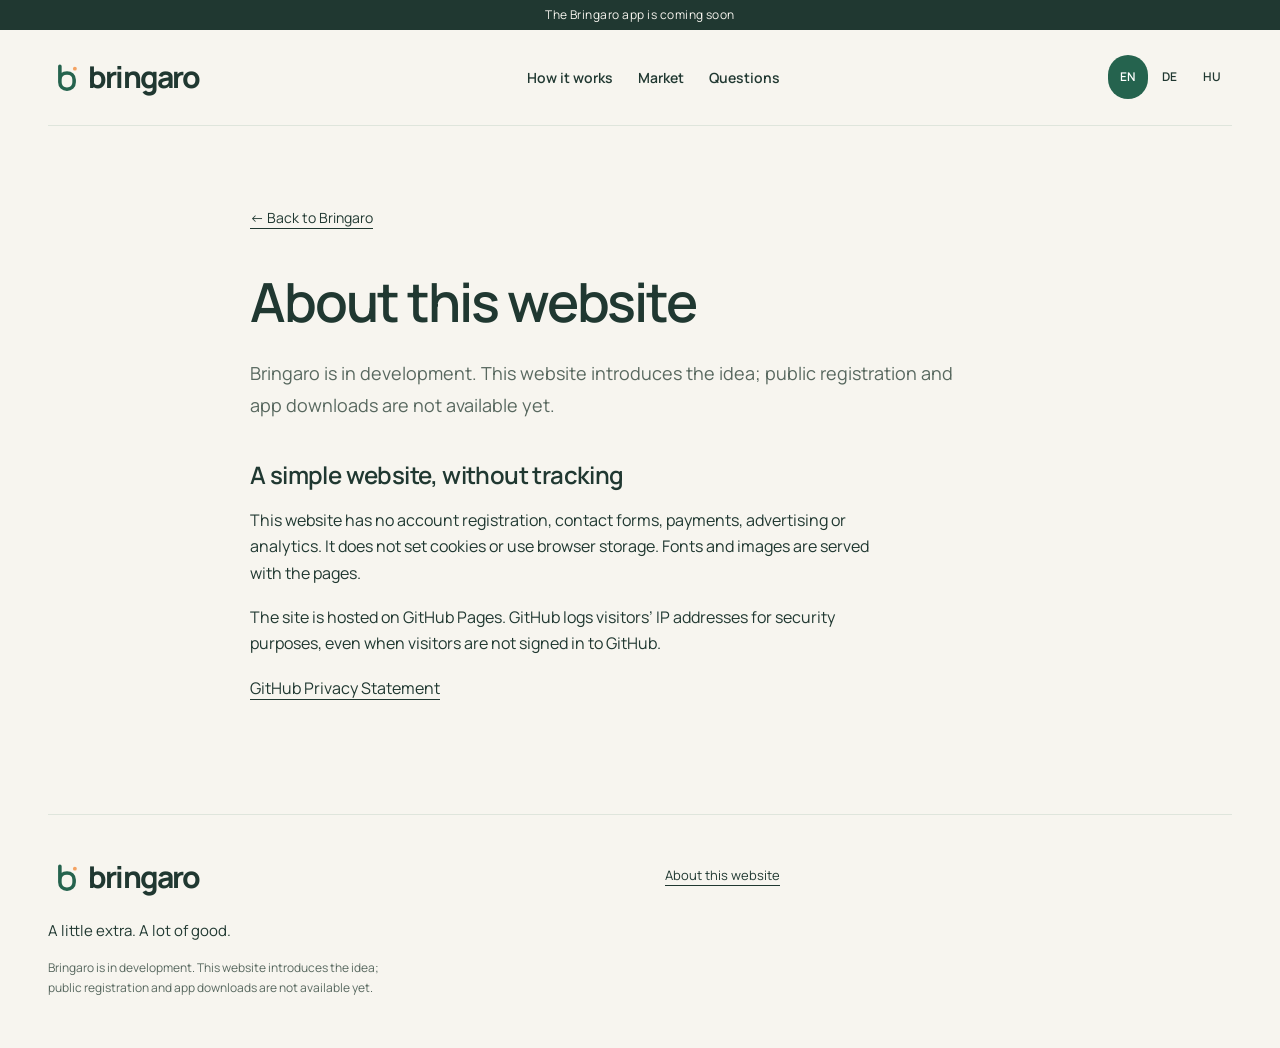
<file: website/index.html>
<!doctype html>
<html lang="en"><head><meta charset="utf-8"><meta name="viewport" content="width=device-width,initial-scale=1">
<title>About this website · Bringaro</title><meta name="description" content="A few things you need. A trip someone is already making. Bringaro brings the two together.">
<link rel="canonical" href="https://bringaro.com/website/"><link rel="alternate" hreflang="en" href="https://bringaro.com/website/"><link rel="alternate" hreflang="de" href="https://bringaro.com/de/website/"><link rel="alternate" hreflang="hu" href="https://bringaro.com/hu/website/"><link rel="alternate" hreflang="x-default" href="https://bringaro.com/website/"><meta property="og:type" content="website"><meta property="og:site_name" content="Bringaro"><meta property="og:title" content="About this website"><meta property="og:description" content="A few things you need. A trip someone is already making. Bringaro brings the two together."><meta property="og:url" content="https://bringaro.com/website/"><meta property="og:image" content="https://bringaro.com/assets/apple-touch-icon.png"><meta name="twitter:card" content="summary">
<meta http-equiv="Content-Security-Policy" content="default-src 'none'; img-src 'self'; style-src 'self'; font-src 'self'; base-uri 'none'; form-action 'none'">
<link rel="icon" href="/assets/favicon.ico"><link rel="apple-touch-icon" href="/assets/apple-touch-icon.png">
<link rel="stylesheet" href="/assets/style.css?v=d5092cbb1801"></head><body><div class="preview launch-banner">The Bringaro app is coming soon</div><a class="skip" href="#main">Skip to content</a>
<header><a class="brand" href="/" aria-label="Bringaro home"><img src="/assets/mark-light.svg" alt="" width="38" height="38"><span>bringaro</span></a><nav aria-label="How it works"><a href="/#shopping">How it works</a><a href="/#market">Market</a><a href="/#questions">Questions</a></nav><nav class="languages" aria-label="Language / Sprache / Nyelv"><a href="/website/" lang="en" hreflang="en" aria-label="English" aria-current="true">EN</a><a href="/de/website/" lang="de" hreflang="de" aria-label="Deutsch">DE</a><a href="/hu/website/" lang="hu" hreflang="hu" aria-label="Magyar">HU</a></nav></header>
<main id="main" tabindex="-1"><article class="reading"><a class="back" href="/">← Back to Bringaro</a><h1>About this website</h1><p class="lead">Bringaro is in development. This website introduces the idea; public registration and app downloads are not available yet.</p><section><h2>A simple website, without tracking</h2><p>This website has no account registration, contact forms, payments, advertising or analytics. It does not set cookies or use browser storage. Fonts and images are served with the pages.</p><p>The site is hosted on GitHub Pages. GitHub logs visitors’ IP addresses for security purposes, even when visitors are not signed in to GitHub.</p><p><a href="https://docs.github.com/en/site-policy/privacy-policies/github-general-privacy-statement">GitHub Privacy Statement</a></p></section></article></main><footer><div><a class="brand" href="/"><img src="/assets/mark-light.svg" alt="" width="38" height="38"><span>bringaro</span></a><p>A little extra. A lot of good.</p><small>Bringaro is in development. This website introduces the idea; public registration and app downloads are not available yet.</small></div><nav aria-label="About this website"><a href="/website/">About this website</a></nav></footer></body></html>
</file>
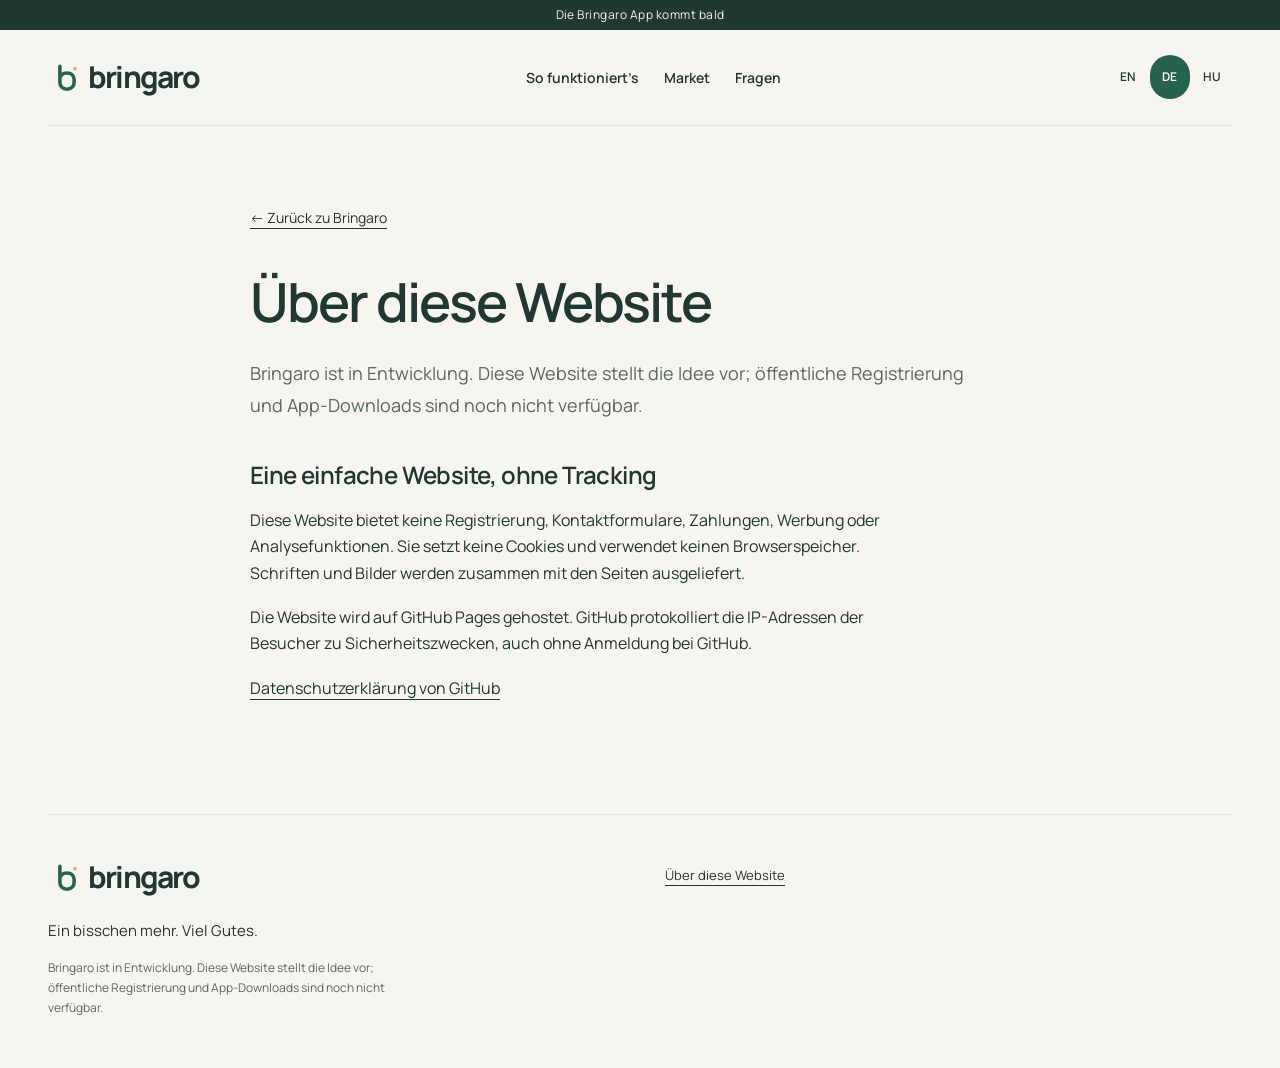
<file: de/website/index.html>
<!doctype html>
<html lang="de"><head><meta charset="utf-8"><meta name="viewport" content="width=device-width,initial-scale=1">
<title>Über diese Website · Bringaro</title><meta name="description" content="Ein paar Dinge, die du brauchst. Ein Einkauf, den jemand ohnehin erledigt. Bringaro bringt beides zusammen.">
<link rel="canonical" href="https://bringaro.com/de/website/"><link rel="alternate" hreflang="en" href="https://bringaro.com/website/"><link rel="alternate" hreflang="de" href="https://bringaro.com/de/website/"><link rel="alternate" hreflang="hu" href="https://bringaro.com/hu/website/"><link rel="alternate" hreflang="x-default" href="https://bringaro.com/website/"><meta property="og:type" content="website"><meta property="og:site_name" content="Bringaro"><meta property="og:title" content="Über diese Website"><meta property="og:description" content="Ein paar Dinge, die du brauchst. Ein Einkauf, den jemand ohnehin erledigt. Bringaro bringt beides zusammen."><meta property="og:url" content="https://bringaro.com/de/website/"><meta property="og:image" content="https://bringaro.com/assets/apple-touch-icon.png"><meta name="twitter:card" content="summary">
<meta http-equiv="Content-Security-Policy" content="default-src 'none'; img-src 'self'; style-src 'self'; font-src 'self'; base-uri 'none'; form-action 'none'">
<link rel="icon" href="/assets/favicon.ico"><link rel="apple-touch-icon" href="/assets/apple-touch-icon.png">
<link rel="stylesheet" href="/assets/style.css?v=d5092cbb1801"></head><body><div class="preview launch-banner">Die Bringaro App kommt bald</div><a class="skip" href="#main">Zum Inhalt springen</a>
<header><a class="brand" href="/de/" aria-label="Bringaro Startseite"><img src="/assets/mark-light.svg" alt="" width="38" height="38"><span>bringaro</span></a><nav aria-label="So funktioniert’s"><a href="/de/#shopping">So funktioniert’s</a><a href="/de/#market">Market</a><a href="/de/#questions">Fragen</a></nav><nav class="languages" aria-label="Language / Sprache / Nyelv"><a href="/website/" lang="en" hreflang="en" aria-label="English">EN</a><a href="/de/website/" lang="de" hreflang="de" aria-label="Deutsch" aria-current="true">DE</a><a href="/hu/website/" lang="hu" hreflang="hu" aria-label="Magyar">HU</a></nav></header>
<main id="main" tabindex="-1"><article class="reading"><a class="back" href="/de/">← Zurück zu Bringaro</a><h1>Über diese Website</h1><p class="lead">Bringaro ist in Entwicklung. Diese Website stellt die Idee vor; öffentliche Registrierung und App-Downloads sind noch nicht verfügbar.</p><section><h2>Eine einfache Website, ohne Tracking</h2><p>Diese Website bietet keine Registrierung, Kontaktformulare, Zahlungen, Werbung oder Analysefunktionen. Sie setzt keine Cookies und verwendet keinen Browserspeicher. Schriften und Bilder werden zusammen mit den Seiten ausgeliefert.</p><p>Die Website wird auf GitHub Pages gehostet. GitHub protokolliert die IP-Adressen der Besucher zu Sicherheitszwecken, auch ohne Anmeldung bei GitHub.</p><p><a href="https://docs.github.com/en/site-policy/privacy-policies/github-general-privacy-statement">Datenschutzerklärung von GitHub</a></p></section></article></main><footer><div><a class="brand" href="/de/"><img src="/assets/mark-light.svg" alt="" width="38" height="38"><span>bringaro</span></a><p>Ein bisschen mehr. Viel Gutes.</p><small>Bringaro ist in Entwicklung. Diese Website stellt die Idee vor; öffentliche Registrierung und App-Downloads sind noch nicht verfügbar.</small></div><nav aria-label="Über diese Website"><a href="/de/website/">Über diese Website</a></nav></footer></body></html>
</file>
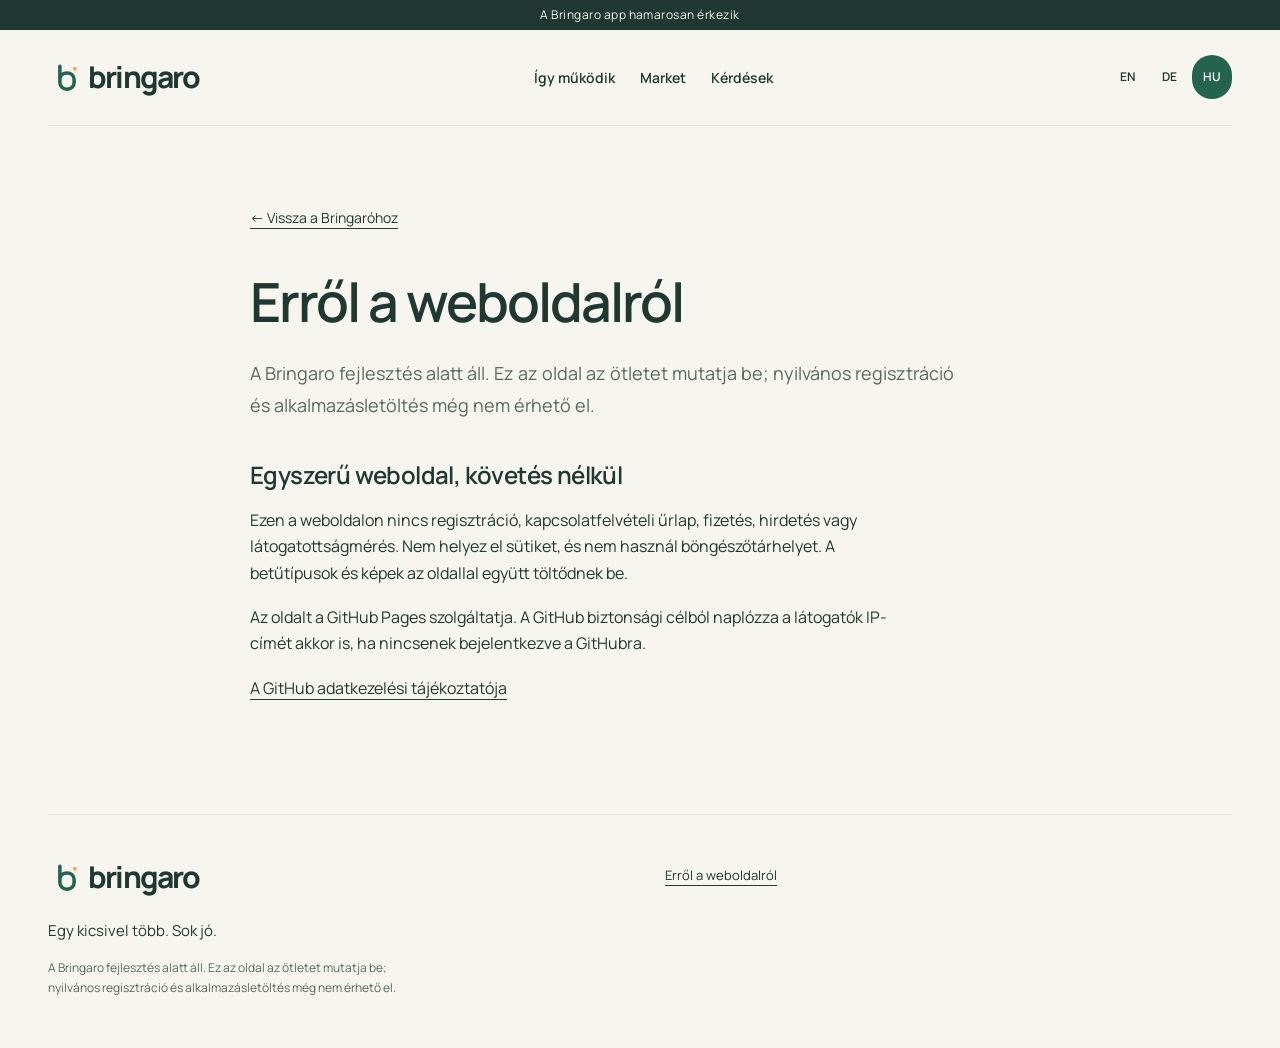
<file: hu/website/index.html>
<!doctype html>
<html lang="hu"><head><meta charset="utf-8"><meta name="viewport" content="width=device-width,initial-scale=1">
<title>Erről a weboldalról · Bringaro</title><meta name="description" content="Néhány dolog, amire szükséged van. Egy bevásárlás, amit valaki amúgy is elintéz. A Bringaro összeköti a kettőt.">
<link rel="canonical" href="https://bringaro.com/hu/website/"><link rel="alternate" hreflang="en" href="https://bringaro.com/website/"><link rel="alternate" hreflang="de" href="https://bringaro.com/de/website/"><link rel="alternate" hreflang="hu" href="https://bringaro.com/hu/website/"><link rel="alternate" hreflang="x-default" href="https://bringaro.com/website/"><meta property="og:type" content="website"><meta property="og:site_name" content="Bringaro"><meta property="og:title" content="Erről a weboldalról"><meta property="og:description" content="Néhány dolog, amire szükséged van. Egy bevásárlás, amit valaki amúgy is elintéz. A Bringaro összeköti a kettőt."><meta property="og:url" content="https://bringaro.com/hu/website/"><meta property="og:image" content="https://bringaro.com/assets/apple-touch-icon.png"><meta name="twitter:card" content="summary">
<meta http-equiv="Content-Security-Policy" content="default-src 'none'; img-src 'self'; style-src 'self'; font-src 'self'; base-uri 'none'; form-action 'none'">
<link rel="icon" href="/assets/favicon.ico"><link rel="apple-touch-icon" href="/assets/apple-touch-icon.png">
<link rel="stylesheet" href="/assets/style.css?v=d5092cbb1801"></head><body><div class="preview launch-banner">A Bringaro app hamarosan érkezik</div><a class="skip" href="#main">Ugrás a tartalomra</a>
<header><a class="brand" href="/hu/" aria-label="Bringaro főoldal"><img src="/assets/mark-light.svg" alt="" width="38" height="38"><span>bringaro</span></a><nav aria-label="Így működik"><a href="/hu/#shopping">Így működik</a><a href="/hu/#market">Market</a><a href="/hu/#questions">Kérdések</a></nav><nav class="languages" aria-label="Language / Sprache / Nyelv"><a href="/website/" lang="en" hreflang="en" aria-label="English">EN</a><a href="/de/website/" lang="de" hreflang="de" aria-label="Deutsch">DE</a><a href="/hu/website/" lang="hu" hreflang="hu" aria-label="Magyar" aria-current="true">HU</a></nav></header>
<main id="main" tabindex="-1"><article class="reading"><a class="back" href="/hu/">← Vissza a Bringaróhoz</a><h1>Erről a weboldalról</h1><p class="lead">A Bringaro fejlesztés alatt áll. Ez az oldal az ötletet mutatja be; nyilvános regisztráció és alkalmazásletöltés még nem érhető el.</p><section><h2>Egyszerű weboldal, követés nélkül</h2><p>Ezen a weboldalon nincs regisztráció, kapcsolatfelvételi űrlap, fizetés, hirdetés vagy látogatottságmérés. Nem helyez el sütiket, és nem használ böngészőtárhelyet. A betűtípusok és képek az oldallal együtt töltődnek be.</p><p>Az oldalt a GitHub Pages szolgáltatja. A GitHub biztonsági célból naplózza a látogatók IP-címét akkor is, ha nincsenek bejelentkezve a GitHubra.</p><p><a href="https://docs.github.com/en/site-policy/privacy-policies/github-general-privacy-statement">A GitHub adatkezelési tájékoztatója</a></p></section></article></main><footer><div><a class="brand" href="/hu/"><img src="/assets/mark-light.svg" alt="" width="38" height="38"><span>bringaro</span></a><p>Egy kicsivel több. Sok jó.</p><small>A Bringaro fejlesztés alatt áll. Ez az oldal az ötletet mutatja be; nyilvános regisztráció és alkalmazásletöltés még nem érhető el.</small></div><nav aria-label="Erről a weboldalról"><a href="/hu/website/">Erről a weboldalról</a></nav></footer></body></html>
</file>
<file: assets/style.css>
@font-face{font-family:Manrope;src:url("Manrope.ttf") format("truetype");font-weight:200 800;font-display:swap}
:root{--forest:#25634e;--cream:#f7f5ef;--apricot:#f4a261;--ink:#203831;--muted:#58685f;--line:#dfe5dc}
*{box-sizing:border-box;min-width:0}
html{scroll-behavior:smooth;scroll-padding-top:2rem}
body{margin:0;background:var(--cream);color:var(--ink);font:16px/1.65 Manrope,system-ui,sans-serif;overflow-wrap:anywhere}
a{color:inherit;text-underline-offset:5px}
button,a,summary{-webkit-tap-highlight-color:transparent}
a:focus-visible,summary:focus-visible{outline:3px solid var(--forest);outline-offset:5px;border-radius:4px}
h1,h2,h3,p,figure{margin:0}
h1,h2,h3{line-height:1.15;font-weight:600}
p{max-width:65ch}
header,main,footer{width:min(1280px,calc(100% - 96px));margin-inline:auto}
.preview{background:var(--ink);color:var(--cream);text-align:center;padding:5px 20px;font-size:12px;letter-spacing:.04em}
.skip{position:absolute;top:-100px;left:24px;z-index:10;background:white;padding:12px 20px}
.skip:focus{top:12px}
header{display:flex;gap:28px;align-items:center;justify-content:space-between;padding-block:24px;border-bottom:1px solid var(--line)}
.brand{display:inline-flex;gap:2px;align-items:center;text-decoration:none;font-size:30px;letter-spacing:-1.8px;font-weight:750;line-height:1;min-height:44px}
.brand img{display:block}
header nav{display:flex;align-items:center;gap:25px;flex-wrap:wrap}
header nav a{padding:12px 0;text-decoration:none;font-size:14px;font-weight:600;flex-shrink:0;overflow-wrap:normal;max-width:100%}
header nav a:hover{text-decoration:underline}
header .languages{gap:2px}
.languages a{font-size:12px;padding:12px 10px;min-width:40px;text-align:center}
.languages [aria-current]{background:var(--forest);color:white;border-radius:30px}
.hero{display:grid;grid-template-columns:1.2fr 1fr;gap:40px;align-items:center;min-height:710px;padding-block:70px 80px}
.eyebrow{font-size:11px;letter-spacing:2px;font-weight:800;color:var(--forest);margin-bottom:24px}
h1{font-size:clamp(40px,4.4vw,65px);letter-spacing:-2.9px;line-height:1.08;text-wrap:balance}
.lead{font-size:18px;line-height:1.75;color:var(--muted)}
.hero .lead{margin-block:27px 28px;max-width:445px}
.button{display:inline-flex;align-items:center;justify-content:space-between;gap:26px;background:var(--forest);color:white;border:1px solid var(--forest);padding:15px 23px;border-radius:100px;text-decoration:none;font-weight:650;font-size:14px;min-height:52px}
.button:hover{background:var(--ink)}
.button span{font-size:23px;line-height:1}
.illustration{position:relative;min-height:510px;display:grid;place-items:center;isolation:isolate}
.orbit{width:95%;aspect-ratio:1;border-radius:50%;background:#e6eadb;position:absolute;z-index:-1}
.paper{position:relative;width:76%;padding:35px 29px 28px;background:#fffdf7;box-shadow:0 25px 55px #20383115;transform:rotate(-7deg);border:1px solid #e9e5d9}
.paper:before{content:"";display:block;width:91px;height:30px;background:#efc79b9e;position:absolute;top:-16px;left:40%;transform:rotate(5deg)}
.paper-brand{font-size:14px;font-weight:750;letter-spacing:-.7px;color:var(--forest)}
.paper h2{font-size:29px;letter-spacing:-1.2px;margin:23px 0 16px;max-width:200px}
.paper ul{list-style:none;padding:0;margin:0}
.paper li{display:flex;align-items:center;gap:12px;border-bottom:1px solid #e8e5dc;padding:13px 0;font-size:17px}
.check{display:grid;place-items:center;border:1px solid #8eaa94;color:var(--forest);border-radius:50%;width:23px;height:23px;font-size:12px}
.paper p{font-size:10px;letter-spacing:.06em;margin-top:29px;color:var(--muted)}
.fruit{position:absolute;width:147px;bottom:5px;left:-4px;transform:rotate(-15deg)}
.brand-stamp{position:absolute;bottom:52px;right:-3px;background:var(--forest);border-radius:50%;padding:15px;transform:rotate(12deg);border:7px solid var(--cream)}
.brand-stamp img{display:block}
figcaption{position:absolute;bottom:-35px;text-align:center;width:100%;font-size:11px;color:var(--muted)}
.section{padding-block:75px}
.section h2{font-size:clamp(30px,3.3vw,44px);letter-spacing:-1.7px;text-wrap:balance;max-width:650px}
.shopping{border-top:1px solid var(--line)}
.two-ways{display:grid;grid-template-columns:1fr 1fr;gap:48px;margin-top:43px}
.two-ways article{position:relative;padding-left:54px}
.two-ways article>span{position:absolute;left:0;top:0;border:1px solid #c7d6c5;border-radius:50%;width:36px;height:36px;text-align:center;font-size:22px;color:var(--forest)}
h3{font-size:22px;letter-spacing:-.5px}
.two-ways p,.steps p{font-size:15px;color:var(--muted);margin-top:15px;max-width:46ch}
.steps{display:grid;grid-template-columns:repeat(3,1fr);gap:38px;list-style:none;padding:0;margin:60px 0 0}
.steps li{border-top:1px solid var(--line);padding-top:23px}
.step-number{font-size:12px;letter-spacing:1px;color:var(--forest);display:block;margin-bottom:18px}
.steps h3{font-size:19px}
.payment{display:flex;gap:28px;align-items:center;background:#eaf0e8;padding:30px 38px;border-radius:18px;margin-bottom:80px}
.payment-symbol{font-size:44px;color:var(--forest)}
.payment h2{font-size:22px;letter-spacing:-.5px}
.payment p{font-size:14px;margin-top:8px;color:var(--muted)}
.market{display:grid;grid-template-columns:1.2fr 1fr;gap:60px;background:var(--forest);color:var(--cream);padding:62px;border-radius:24px}
.market .eyebrow{color:#e9c49d}
.market-intro{font-size:17px;margin-top:24px}
.market ul{padding-left:20px;font-size:14px;margin:25px 0}
.market li{padding:6px 0}
.market-note{font-size:12px;color:#e1e8df;line-height:1.7}
.market-art{display:flex;flex-direction:column;align-items:center;justify-content:center;gap:24px}
.package{background:#efd8af;width:210px;padding:20px 24px;color:var(--forest);border-radius:5px 5px 18px 18px;transform:rotate(8deg);box-shadow:15px 20px 0 #1c503f}
.package>span{display:block;font-size:15px;font-weight:750;letter-spacing:-.5px;border-bottom:2px solid #d5b890;padding-bottom:10px}
.package svg{width:100%;height:170px}
.package-rule{height:4px;background:#9e956b;margin:8px 0;border-radius:2px;width:90%}
.package-rule.short{width:60%}
.market-art p{font-size:12px;text-align:center;max-width:220px;margin-top:15px;color:#e1e8df}
.questions{display:grid;grid-template-columns:.9fr 1.1fr;gap:70px;padding-top:100px}
.questions h2{max-width:370px}
details{border-bottom:1px solid #cbd4c8;padding:0 0 18px;margin-bottom:18px}
summary{cursor:pointer;font-weight:650;min-height:44px;padding:10px 25px 10px 0;font-size:15px}
details p{font-size:14px;color:var(--muted);padding:2px 0 12px;line-height:1.8}
.download{display:flex;align-items:center;gap:26px;border-top:1px solid var(--line);padding-block:50px}
.download>img{border-radius:19px;flex-shrink:0}
.download h2{font-size:25px;max-width:400px;letter-spacing:-.8px}
.download p{font-size:13px;color:var(--muted);margin-top:10px;max-width:400px}
.stores{display:flex;gap:10px;margin-left:auto;flex-wrap:wrap}
.store{border:1px solid #cbd4c8;padding:12px 20px;border-radius:12px;min-width:178px;font-size:14px;display:flex;align-items:center;gap:12px;text-decoration:none;min-height:65px}
.store-icon{width:28px;height:28px;flex:none}
.store-copy{display:flex;flex-direction:column;gap:1px}
.store-copy>span{font-size:11px;color:var(--muted)}
a.store:hover{border-color:var(--forest)}
footer{border-top:1px solid var(--line);padding-block:40px 50px;display:grid;grid-template-columns:1fr 1fr;gap:50px}
footer p{font-size:15px;margin:15px 0}
footer small{font-size:12px;color:var(--muted);display:block;max-width:350px}
footer nav{display:grid;grid-template-columns:1fr 1fr;align-content:start;gap:2px 25px}
footer nav a{font-size:13px;padding:10px 0;min-height:44px}
.reading{max-width:780px;margin:auto;padding:72px 0 95px;min-height:60vh}
.reading h1{font-size:clamp(34px,5vw,54px);margin-bottom:28px;letter-spacing:-2px}
.reading h2{font-size:24px;margin-bottom:15px;letter-spacing:-.6px}
.reading p{margin:18px 0}
.reading section{margin-top:40px}
.back{display:inline-block;margin-bottom:35px;font-size:14px;padding:8px 0}
.notice{border:1px solid #cbd4c8;background:#eaf0e8;border-radius:18px;padding:30px;margin-top:32px}
.notice h2{font-size:21px}
.notice p{font-size:15px;margin:0}
.document-list{list-style:none;padding:0;margin-top:45px;border-top:1px solid var(--line)}
.document-list li{border-bottom:1px solid var(--line)}
.document-list a{display:flex;align-items:center;justify-content:space-between;padding:24px 0;gap:24px;text-decoration:none;font-size:18px}
.document-list a:hover{text-decoration:underline}
.document-list small{display:block;font-size:12px;color:var(--muted);margin-top:8px}
.document-meta{font-size:13px;color:var(--muted)}
@media(min-width:1500px){.hero{gap:85px}}
@media(max-width:1000px){
header,main,footer{width:calc(100% - 56px)}header{gap:18px}header nav{gap:16px}
.hero{gap:25px;min-height:620px}.hero h1{font-size:48px}.illustration{min-height:435px}.paper{padding:27px 22px}.paper h2{font-size:25px}.fruit{width:115px}.brand-stamp{padding:8px;right:-12px;bottom:40px}
.market{padding:40px;gap:35px}.download{flex-wrap:wrap}.stores{margin-left:102px}.questions{gap:35px}
}
@media(max-width:760px){
header,main,footer{width:calc(100% - 40px)}header{flex-wrap:wrap;gap:10px;padding-block:17px}
.brand{font-size:27px}header>nav:not(.languages){order:3;width:100%;justify-content:space-between;gap:12px}header nav a{font-size:13px}
.hero{grid-template-columns:1fr;padding-block:44px 65px;gap:36px}.hero h1{font-size:44px;letter-spacing:-2px;max-width:590px}.hero .lead{font-size:16px;margin-block:22px;max-width:500px}
.illustration{width:min(100%,440px);min-height:440px;margin:auto}.paper{width:73%;padding:30px}.paper h2{font-size:27px}.fruit{width:125px;left:0;bottom:3px}.brand-stamp{right:0;bottom:27px}
.section{padding-block:50px}.section h2{font-size:33px}.two-ways{grid-template-columns:1fr;gap:35px;margin-top:32px}.steps{grid-template-columns:1fr;gap:26px;margin-top:38px}.steps li{display:grid;grid-template-columns:32px 1fr;column-gap:10px;align-items:start}.step-number{grid-row:1/3;margin-top:3px}.steps p{grid-column:2;max-width:none;margin-top:10px}
.payment{padding:26px 24px;gap:18px;align-items:flex-start;margin-bottom:45px}.payment-symbol{font-size:30px;line-height:1.1}.payment h2{font-size:20px}.payment p{font-size:13px}
.market{grid-template-columns:1fr;padding:34px 27px;gap:36px}.market-intro{font-size:16px}.market-art{padding:10px 0 0}.package{width:165px}.package svg{height:120px}.market-art p{max-width:270px}
.questions{grid-template-columns:1fr;gap:28px;padding-top:60px}.questions h2{max-width:100%}
.download{gap:20px}.download>img{width:60px;height:60px;border-radius:15px}.download>div:not(.stores){flex:1;min-width:190px}.download h2{font-size:23px}.stores{margin:0;width:100%}.store{flex:1;padding:12px 16px;min-width:160px}
footer{grid-template-columns:1fr;gap:25px;padding-top:30px}footer nav{gap:0 20px}
.reading{padding-block:45px 65px}.reading h1{font-size:37px;letter-spacing:-1.6px;overflow-wrap:anywhere}.notice{padding:24px}.document-list a{font-size:16px}
}
@media(prefers-reduced-motion:reduce){html{scroll-behavior:auto}}
@media(forced-colors:active){.button,.notice,.store,.paper{border:1px solid CanvasText}.orbit,.fruit,.market-art{display:none}}
</file>
